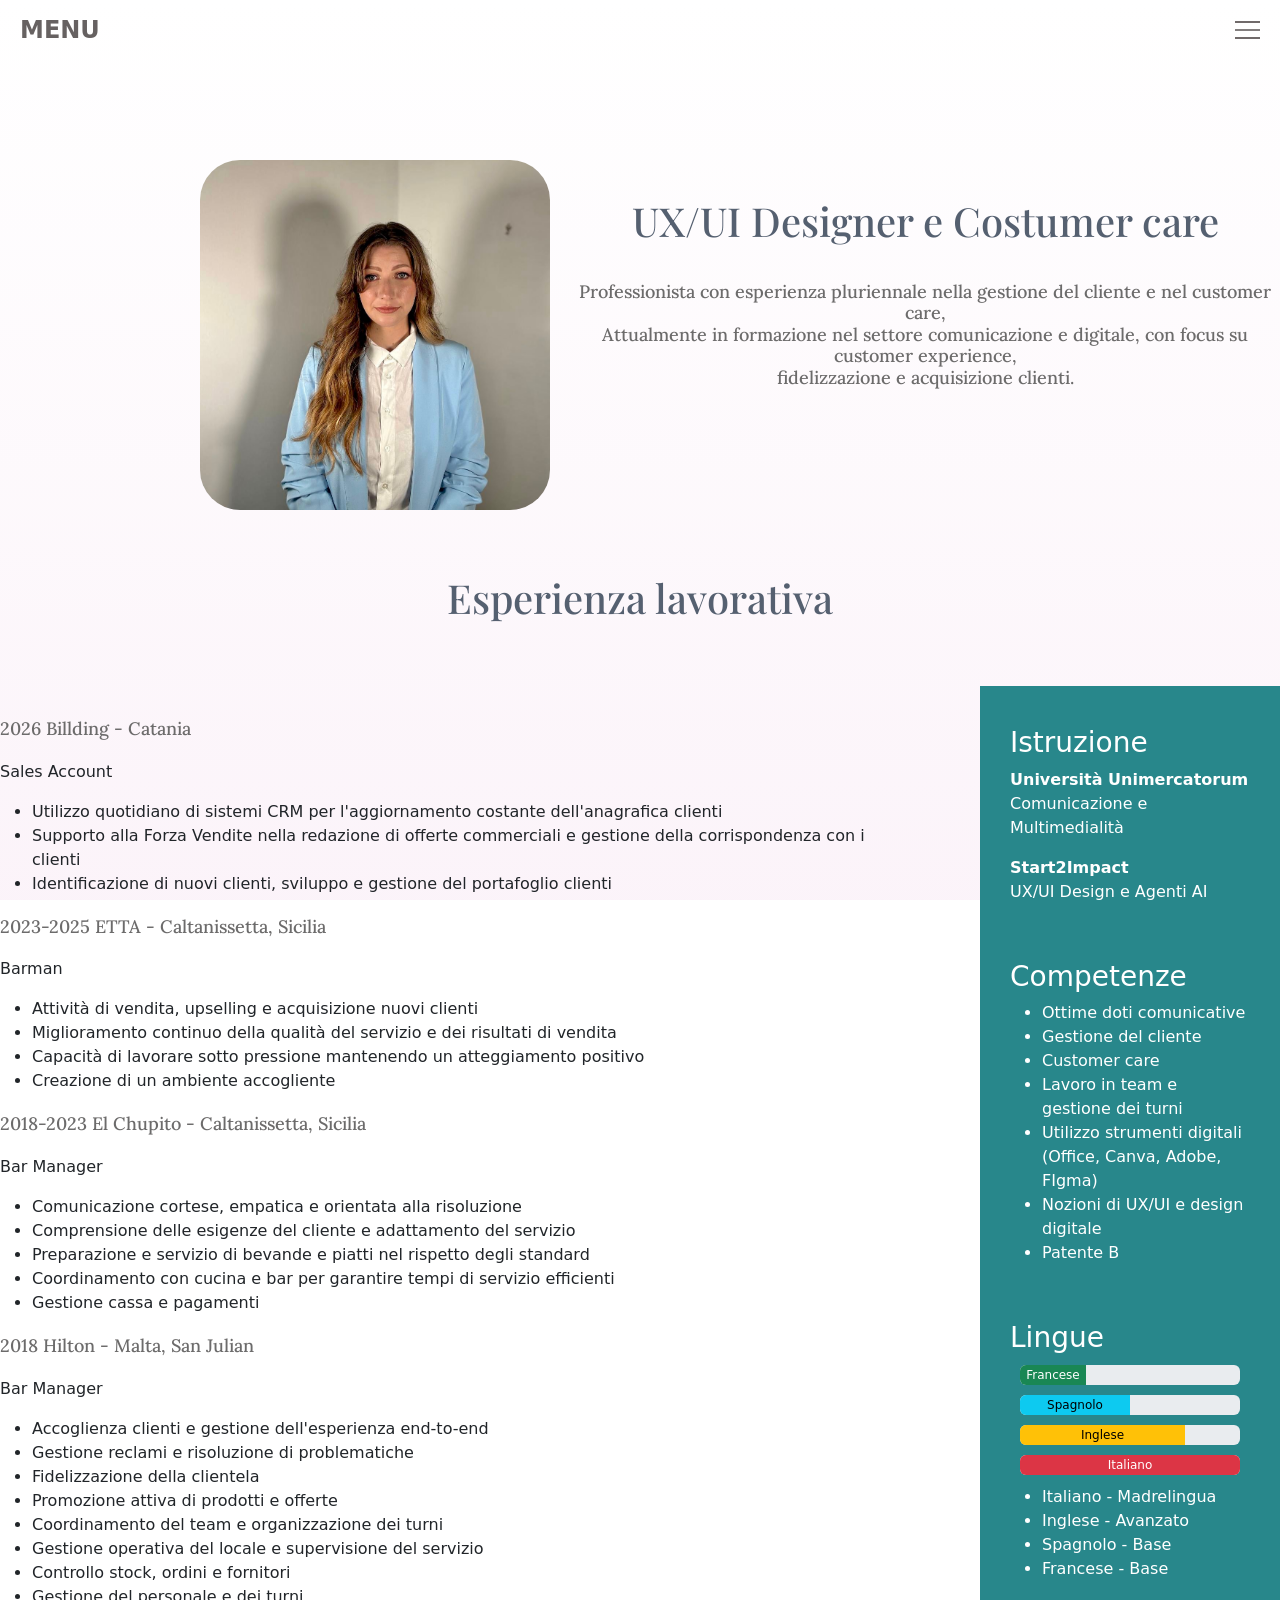
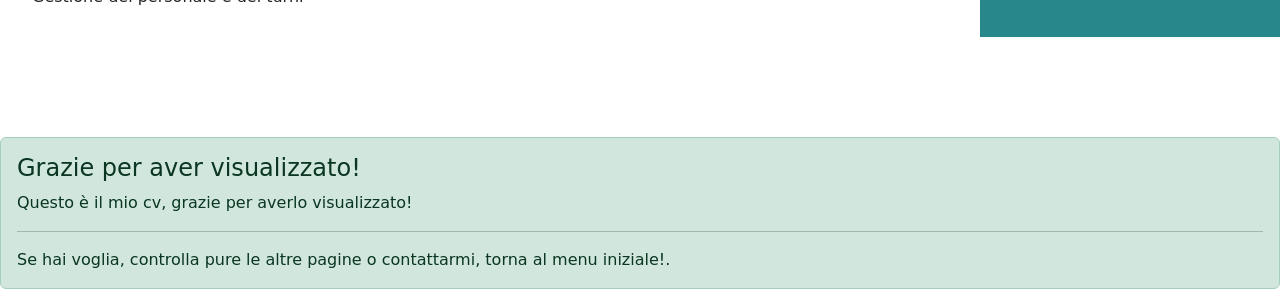
<file: cv.html>
<!DOCTYPE html>
<html lang="it">
<head>
    <meta charset="UTF-8">
    <meta name="viewport" content="width=device-width, initial-scale=1.0">
    <title>CV</title>
    
    <link href="https://cdn.jsdelivr.net/npm/bootstrap@5.3.8/dist/css/bootstrap.min.css" rel="stylesheet" integrity="sha384-sRIl4kxILFvY47J16cr9ZwB07vP4J8+LH7qKQnuqkuIAvNWLzeN8tE5YBujZqJLB" crossorigin="anonymous">
    <link rel="stylesheet" href="css/cv.css">
     <link rel="stylesheet" href="css/responsive.css">
     
    <link rel="icon" type="image/png" href="media/favicon.png">

<link rel="preconnect" href="https://fonts.googleapis.com">
<link rel="preconnect" href="https://fonts.gstatic.com" crossorigin>
<link href="https://fonts.googleapis.com/css2?family=Lora:ital,wght@0,400..700;1,400..700&family=Playfair+Display:ital,wght@0,400..900;1,400..900&display=swap" rel="stylesheet">
   
<meta property="og:type" content="website">
<meta property="og:title" content="CV | Alessia Nicoletti">
<meta property="og:description" content="Il cv Ux/Ui Designer di Alessia Nicoletti.">
<meta property="og:image" content="https://alessianicoletti0-jpg.github.io/portfolio/media/ProgettoPortfolio.png">
<meta property="og:url" content="https://alessianicoletti0-jpg.github.io/portfolio/cv.html">

</head>
<body>

     <header class="header">
    <a href="/" class="logo"> MENU </a>
    <input class="menu-btn" type="checkbox" id="menu-btn">
    <label for="menu-btn" class="menu-icon">
        <span class="navicon"></span>
    </label>
    <ul class="menu">
        <li><a class="herf"  href="index.html">Portfolio</a></li>
        <li><a class="herf"  href="cv.html">Su di me</a></li>
        <li><a class="herf"  href="contatti.html"> Contatti</a></li>
        
    </ul>
</header>


    <div class="picture">
            <img class="profile-img" src="media/Imgport.jpeg" alt="Alessia Nicoletti">
            <div class="profile-info">
                <h1 class="title"> UX/UI Designer e Costumer care</h1>
                <h5 class="text-1"> Professionista con esperienza pluriennale nella gestione del cliente e nel customer care,
                    <br> Attualmente in formazione nel settore comunicazione e digitale, con focus su customer experience,<br> fidelizzazione e acquisizione clienti.</h5>
                </div>
            </div>


    <h1 class="title"> Esperienza lavorativa</h1>
<div class="experience">
    <div>    
        <h2 class="text-1"> 2026 Billding - Catania</h2>
        <p class="text-p"> Sales Account  </p>
        <ul class="text-2">
            <li>Utilizzo quotidiano di sistemi CRM per l'aggiornamento costante dell'anagrafica clienti</li>
            <li>Supporto alla Forza Vendite nella redazione di offerte commerciali e gestione della corrispondenza con i clienti</li>
            <li>Identificazione di nuovi clienti, sviluppo e gestione del portafoglio clienti</li>
        </ul>
        
        <div> 
            <h3 class="text-1"> 2023-2025  ETTA - Caltanissetta, Sicilia</h3>
            <p class="text-p"> Barman  </p>
            <ul class="text-2">
                <li>Attività di vendita, upselling e acquisizione nuovi clienti</li>
                <li>Miglioramento continuo della qualità del servizio e dei risultati di vendita</li>
                <li>Capacità di lavorare sotto pressione mantenendo un atteggiamento positivo</li>
                <li>Creazione di un ambiente accogliente</li>
            </ul>
        </div>
        
        <div> 
            <h3 class="text-1"> 2018-2023  El Chupito - Caltanissetta, Sicilia </h3>
            <p class="text-p"> Bar Manager </p>
            <ul class="text-2">
                <li>Comunicazione cortese, empatica e orientata alla risoluzione</li>
                <li>Comprensione delle esigenze del cliente e adattamento del servizio</li>
                <li>Preparazione e servizio di bevande e piatti nel rispetto degli standard</li>
                <li>Coordinamento con cucina e bar per garantire tempi di servizio efficienti</li>
                <li>Gestione cassa e pagamenti</li>
            </ul>
        </div>
        
        <div> 
            <h3 class="text-1"> 2018 Hilton - Malta, San Julian </h3>
            <p class="text-p"> Bar Manager </p>
            <ul class="text-2">
                <li>Accoglienza clienti e gestione dell'esperienza end-to-end</li>
                <li>Gestione reclami e risoluzione di problematiche</li>
                <li>Fidelizzazione della clientela</li>
                <li>Promozione attiva di prodotti e offerte</li>
                <li>Coordinamento del team e organizzazione dei turni</li>
                <li>Gestione operativa del locale e supervisione del servizio</li>
                <li>Controllo stock, ordini e fornitori</li>
                <li>Gestione del personale e dei turni</li>
            </ul>
        </div>
    </div>
    

    <div class="portfolio-layout">
        <aside class="sidebar">
            <div class="sidebar-section">
                <h3 class="text-3">Istruzione</h3>
                <p ><strong>Università Unimercatorum</strong><br>Comunicazione e Multimedialità</p>
                <p><strong>Start2Impact</strong><br>UX/UI Design e Agenti AI</p>
            </div>
            
            <div class="sidebar-section">
                        <h3>Competenze</h3>
                        <ul>
                            <li>Ottime doti comunicative</li>
                            <li >Gestione del cliente</li>
                             <li> Customer care</li>
                            <li>Lavoro in team e gestione dei turni </li>
                                <li>Utilizzo strumenti digitali (Office, Canva, Adobe, FIgma)</li>
                            <li >Nozioni di UX/UI e design digitale</li>
                            <li>Patente B </li>
                             
                        </ul>
                    </div>
                    
        <div class="sidebar-section">
            <h3>Lingue</h3>
            <div class="progress" role="progressbar" aria-label="Success example" aria-valuenow="30" aria-valuemin="0" aria-valuemax="100">
  <div class="progress-bar text-bg-success" style="width: 30%"> Francese</div>
</div>
<div class="progress" role="progressbar" aria-label="Info example" aria-valuenow="50" aria-valuemin="0" aria-valuemax="100">
  <div class="progress-bar text-bg-info" style="width: 50%"> Spagnolo </div>
</div>
<div class="progress" role="progressbar" aria-label="Warning example" aria-valuenow="75" aria-valuemin="0" aria-valuemax="100">
  <div class="progress-bar text-bg-warning" style="width: 75%">Inglese</div>
</div>
<div class="progress" role="progressbar" aria-label="Danger example" aria-valuenow="100" aria-valuemin="0" aria-valuemax="100">
  <div class="progress-bar text-bg-danger" style="width: 100%">Italiano</div>
</div>
            <ul>
                <li>Italiano - Madrelingua</li>
                <li>Inglese - Avanzato</li>
                <li>Spagnolo - Base</li>
                <li>Francese - Base</li>
            </ul>
        </div>
    </aside>
</div>
</div>

<div class="alert alert-success" role="alert">
  <h4 class="alert-heading">Grazie per aver visualizzato!</h4>
  <p>Questo è il mio cv, grazie per averlo visualizzato!</p>
  <hr>
  <p class="mb-0">Se hai voglia, controlla pure le altre pagine o contattarmi, torna al menu iniziale!.</p>
</div>
        
    </body>
    </html>
</file>
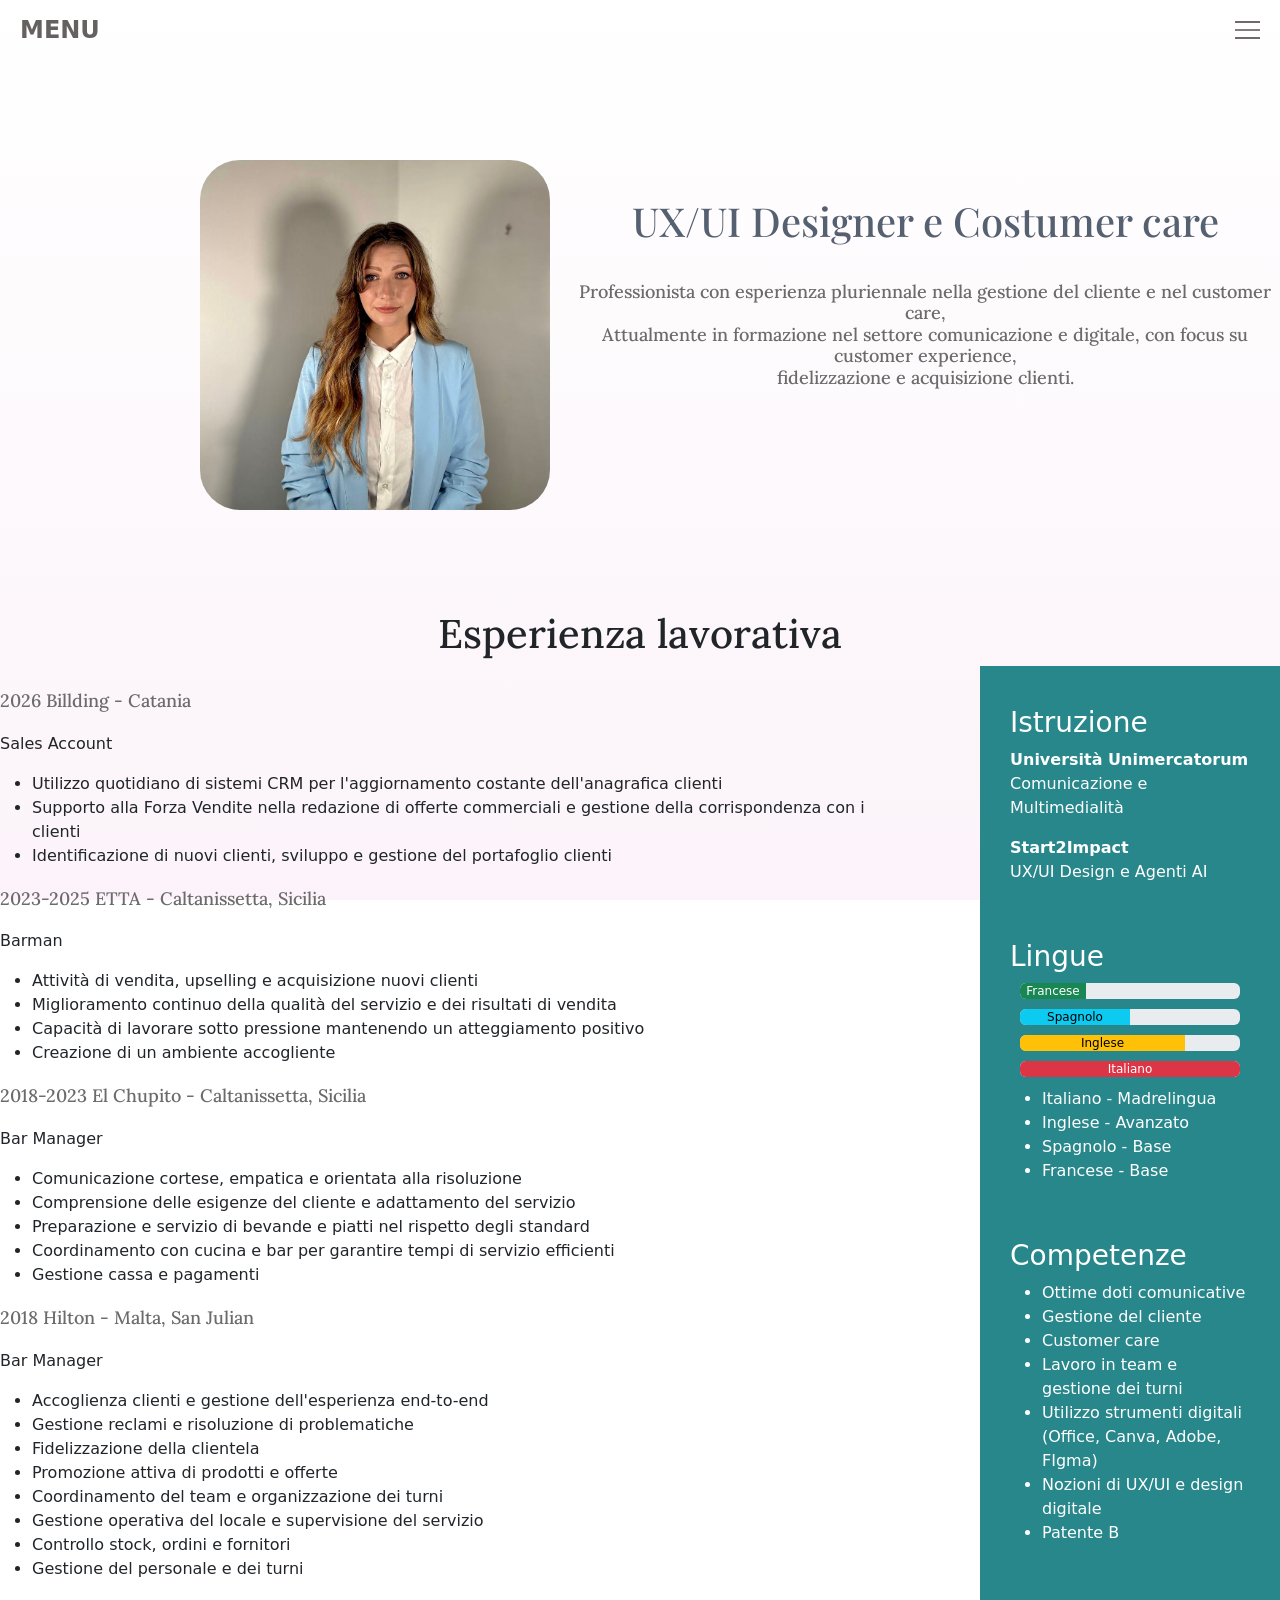
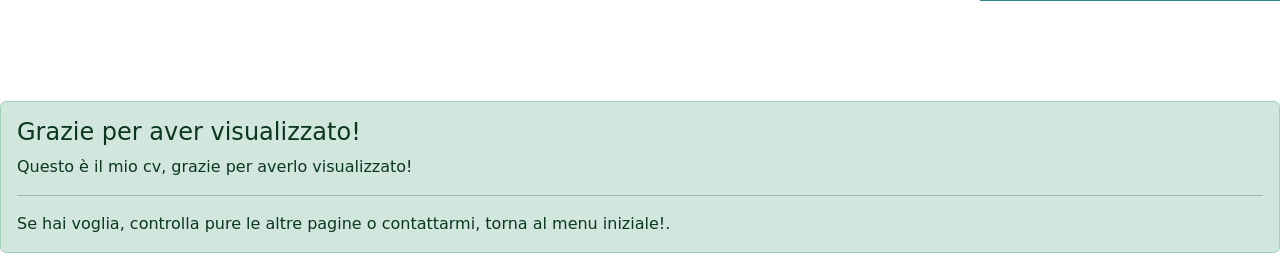
<file: CV.html>
<!DOCTYPE html>
<html lang="en">
<head>
    <meta charset="UTF-8">
    <meta name="viewport" content="width=device-width, initial-scale=1.0">
    <title>CV</title>
    
    <link rel="stylesheet" href="css/cv.css">
     <link rel="stylesheet" href="css/responsive.css">
     
    <link rel="icon" type="image/png" href="media/favicon.png">

    <link rel="preconnect" href="https://fonts.googleapis.com">
<link rel="preconnect" href="https://fonts.gstatic.com" crossorigin>
<link href="https://fonts.googleapis.com/css2?family=Playfair+Display:ital,wght@0,400..900;1,400..900&display=swap" rel="stylesheet">
<link rel="preconnect" href="https://fonts.googleapis.com">
<link rel="preconnect" href="https://fonts.gstatic.com" crossorigin>
<link href="https://fonts.googleapis.com/css2?family=Playfair+Display:ital,wght@0,400..900;1,400..900&display=swap" rel="stylesheet">
<link rel="preconnect" href="https://fonts.googleapis.com">
<link rel="preconnect" href="https://fonts.gstatic.com" crossorigin>
<link href="https://fonts.googleapis.com/css2?family=Lora:ital,wght@0,400..700;1,400..700&family=Playfair+Display:ital,wght@0,400..900;1,400..900&display=swap" rel="stylesheet">



         <link href="https://cdn.jsdelivr.net/npm/bootstrap@5.3.8/dist/css/bootstrap.min.css" rel="stylesheet" integrity="sha384-sRIl4kxILFvY47J16cr9ZwB07vP4J8+LH7qKQnuqkuIAvNWLzeN8tE5YBujZqJLB" crossorigin="anonymous">
<script src="https://cdn.jsdelivr.net/npm/@popperjs/core@2.11.8/dist/umd/popper.min.js" integrity="sha384-I7E8VVD/ismYTF4hNIPjVp/Zjvgyol6VFvRkX/vR+Vc4jQkC+hVqc2pM8ODewa9r" crossorigin="anonymous"></script>
<script src="https://cdn.jsdelivr.net/npm/bootstrap@5.3.8/dist/js/bootstrap.min.js" integrity="sha384-G/EV+4j2dNv+tEPo3++6LCgdCROaejBqfUeNjuKAiuXbjrxilcCdDz6ZAVfHWe1Y" crossorigin="anonymous"></script>
<script src="https://cdn.jsdelivr.net/npm/bootstrap@5.0.2/dist/js/bootstrap.bundle.min.js" integrity="sha384-MrcW6ZMFYlzcLA8Nl+NtUVF0sA7MsXsP1UyJoMp4YLEuNSfAP+JcXn/tWtIaxVXM" crossorigin="anonymous"></script>
</head>
<body>

     <header class="header">
    <a href="/" class="logo"> MENU </a>
    <input class="menu-btn" type="checkbox" id="menu-btn">
    <label for="menu-btn" class="menu-icon">
        <span class="navicon"></span>
    </label>
    <ul class="menu">
        <li><a class="herf"  href="index.html">Portfolio</a></li>
        <li><a class="herf"  href="Progetto Buddhify.html">Su di me</a></li>
        <li><a class="herf"  href="Contatti.html"> Contatti</a></li>
        
    </ul>
</header>


    <div class="picture">
            <img class="profile-img" src="media/Img port.jpeg" alt="Alessia Nicoletti">
            <div class="profile-info">
                <h1 class="title"> UX/UI Designer e Costumer care</h1>
                <h5 class="text-1"> Professionista con esperienza pluriennale nella gestione del cliente e nel customer care,
                    <br> Attualmente in formazione nel settore comunicazione e digitale, con focus su customer experience,<br> fidelizzazione e acquisizione clienti.</h5>
                </div>
            </div>
    </div>


    <h1 class="experience-title"> Esperienza lavorativa</h1>
<div class="experience">
    <div>    
        <h2 class="text-1"> 2026 Billding - Catania</h2>
        <p class="text-p"> Sales Account  </p>
        <ul class="text-2">
            <li>Utilizzo quotidiano di sistemi CRM per l'aggiornamento costante dell'anagrafica clienti</li>
            <li>Supporto alla Forza Vendite nella redazione di offerte commerciali e gestione della corrispondenza con i clienti</li>
            <li>Identificazione di nuovi clienti, sviluppo e gestione del portafoglio clienti</li>
        </ul>
        
        <div> 
            <h3 class="text-1"> 2023-2025  ETTA - Caltanissetta, Sicilia</h3>
            <p class="text-p"> Barman  </p>
            <ul class="text-2">
                <li>Attività di vendita, upselling e acquisizione nuovi clienti</li>
                <li>Miglioramento continuo della qualità del servizio e dei risultati di vendita</li>
                <li>Capacità di lavorare sotto pressione mantenendo un atteggiamento positivo</li>
                <li>Creazione di un ambiente accogliente</li>
            </ul>
        </div>
        
        <div> 
            <h3 class="text-1"> 2018-2023  El Chupito - Caltanissetta, Sicilia </h3>
            <p class="text-p"> Bar Manager </p>
            <ul class="text-2">
                <li>Comunicazione cortese, empatica e orientata alla risoluzione</li>
                <li>Comprensione delle esigenze del cliente e adattamento del servizio</li>
                <li>Preparazione e servizio di bevande e piatti nel rispetto degli standard</li>
                <li>Coordinamento con cucina e bar per garantire tempi di servizio efficienti</li>
                <li>Gestione cassa e pagamenti</li>
            </ul>
        </div>
        
        <div> 
            <h3 class="text-1"> 2018 Hilton - Malta, San Julian </h3>
            <p class="text-p"> Bar Manager </p>
            <ul class="text-2">
                <li>Accoglienza clienti e gestione dell'esperienza end-to-end</li>
                <li>Gestione reclami e risoluzione di problematiche</li>
                <li>Fidelizzazione della clientela</li>
                <li>Promozione attiva di prodotti e offerte</li>
                <li>Coordinamento del team e organizzazione dei turni</li>
                <li>Gestione operativa del locale e supervisione del servizio</li>
                <li>Controllo stock, ordini e fornitori</li>
                <li>Gestione del personale e dei turni</li>
            </ul>
        </div>
    </div>
    

    <div class="portfolio-layout">
    <aside class="sidebar">
        <div class="sidebar-section">
            <h3 class="text-3">Istruzione</h3>
            <p ><strong>Università Unimercatorum</strong><br>Comunicazione e Multimedialità</p>
            <p><strong>Start2Impact</strong><br>UX/UI Design e Agenti AI</p>
        </div>

        <div class="sidebar-section">
            <h3>Lingue</h3>
            <div class="progress" role="progressbar" aria-label="Success example" aria-valuenow="30" aria-valuemin="0" aria-valuemax="100">
  <div class="progress-bar text-bg-success" style="width: 30%"> Francese</div>
</div>
<div class="progress" role="progressbar" aria-label="Info example" aria-valuenow="50" aria-valuemin="0" aria-valuemax="100">
  <div class="progress-bar text-bg-info" style="width: 50%"> Spagnolo </div>
</div>
<div class="progress" role="progressbar" aria-label="Warning example" aria-valuenow="75" aria-valuemin="0" aria-valuemax="100">
  <div class="progress-bar text-bg-warning" style="width: 75%">Inglese</div>
</div>
<div class="progress" role="progressbar" aria-label="Danger example" aria-valuenow="100" aria-valuemin="0" aria-valuemax="100">
  <div class="progress-bar text-bg-danger" style="width: 100%">Italiano</div>
</div>
            <ul>
                <li>Italiano - Madrelingua</li>
                <li>Inglese - Avanzato</li>
                <li>Spagnolo - Base</li>
                <li>Francese - Base</li>
            </ul>
        </div>
<div class="sidebar-section">
            <h3>Competenze</h3>
            <ul>
                <li>Ottime doti comunicative</li>
                <li >Gestione del cliente</li>
                 <li> Customer care</li>
                <li>Lavoro in team e gestione dei turni </li>
                    <li>Utilizzo strumenti digitali (Office, Canva, Adobe, FIgma)</li>
                <li >Nozioni di UX/UI e design digitale</li>
                <li>Patente B </li>
                 
            </ul>
        </div>
    </aside>
</div>
</div>

<div class="alert alert-success" role="alert">
  <h4 class="alert-heading">Grazie per aver visualizzato!</h4>
  <p>Questo è il mio cv, grazie per averlo visualizzato!</p>
  <hr>
  <p class="mb-0">Se hai voglia, controlla pure le altre pagine o contattarmi, torna al menu iniziale!.</p>
</div>
        
    </body>
    </html>
</file>
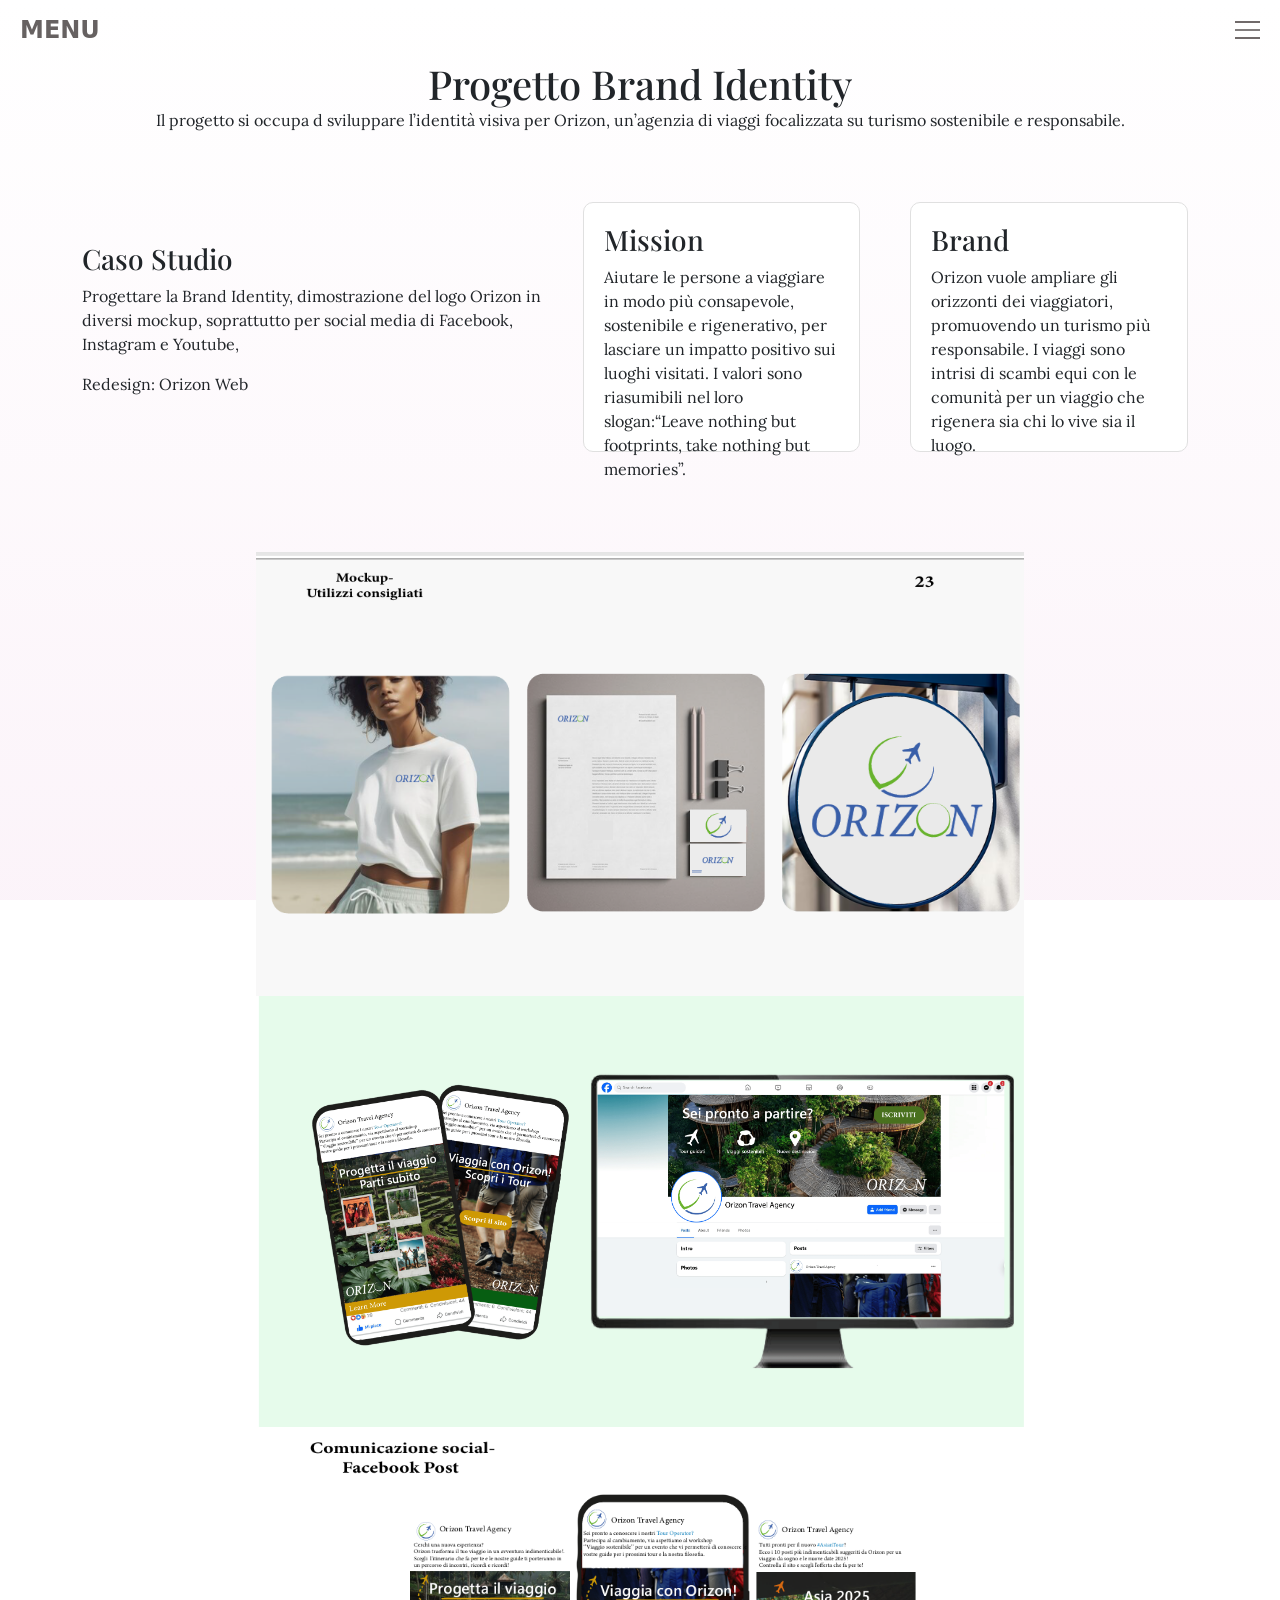
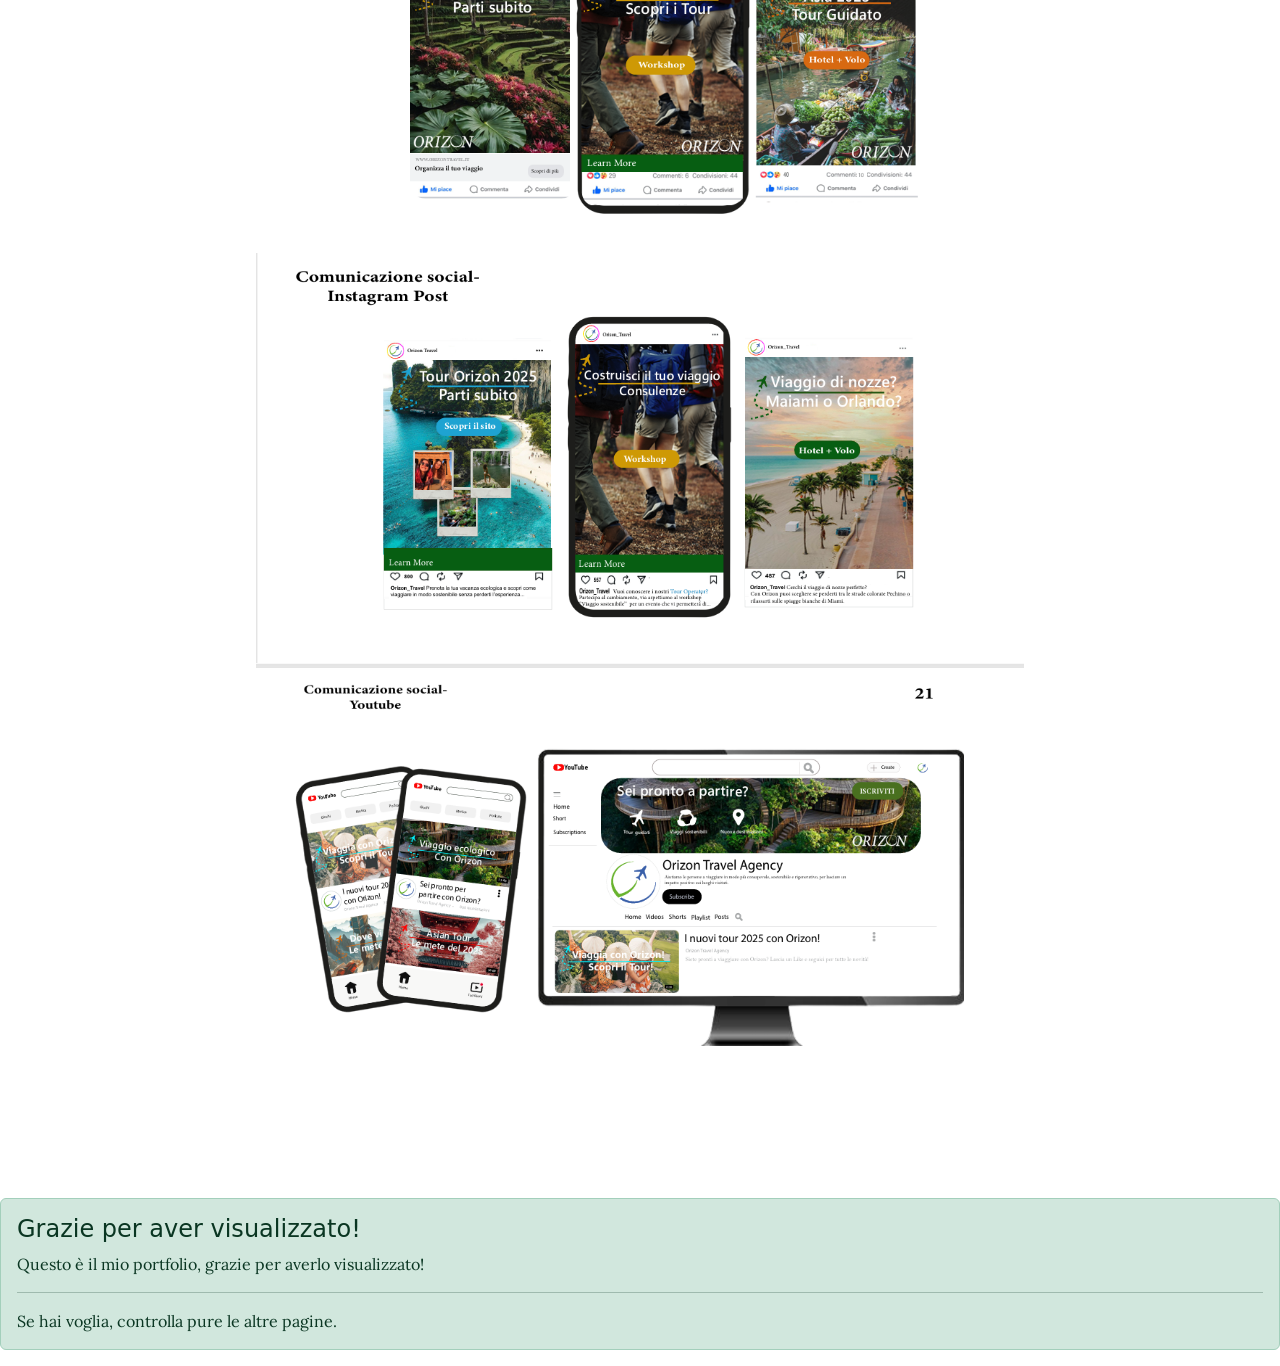
<file: orizonbipro.html>
<!DOCTYPE html>
<html lang="it">
<head>
    <meta charset="UTF-8">
    <meta name="viewport" content="width=device-width, initial-scale=1.0">
    <title> Progetto Orizon </title>
<link href="https://cdn.jsdelivr.net/npm/bootstrap@5.3.8/dist/css/bootstrap.min.css" rel="stylesheet" integrity="sha384-sRIl4kxILFvY47J16cr9ZwB07vP4J8+LH7qKQnuqkuIAvNWLzeN8tE5YBujZqJLB" crossorigin="anonymous">
    
 <link rel="icon" type="image/png" href="media/favicon.png">
     <link rel="stylesheet" href="css/progetto.css">
     <link rel="stylesheet" href="css/responsive.css">
     
<link rel="preconnect" href="https://fonts.googleapis.com">
<link rel="preconnect" href="https://fonts.gstatic.com" crossorigin>
<link href="https://fonts.googleapis.com/css2?family=Lora:ital,wght@0,400..700;1,400..700&family=Playfair+Display:ital,wght@0,400..900;1,400..900&display=swap" rel="stylesheet">

<meta property="og:type" content="website">
<meta property="og:title" content="Progetto Orizon | Alessia Nicoletti">
<meta property="og:description" content="Progetto Brand Identity di Alessia Nicoletti.">
<meta property="og:image" content="https://alessianicoletti0-jpg.github.io/portfolio/media/orizon.png">
<meta property="og:url" content="https://alessianicoletti0-jpg.github.io/portfolio/orizonbipro.html">


</head>
<body>



     <header class="header">
    <a href="/" class="logo"> MENU </a>
    <input class="menu-btn" type="checkbox" id="menu-btn">
    <label for="menu-btn" class="menu-icon">
        <span class="navicon"></span>
    </label>
    <ul class="menu">
        <li><a class="herf"  href="index.html">Portfolio</a></li>
        <li><a class="herf"  href="cv.html">Su di me</a></li>
        <li><a class="herf"  href="contatti.html">Contatti</a></li>
    </ul>
</header>


    
<div class="primo">
        <h4 class="text-1"> Progetto Brand Identity</h4>
        <p class="project">
          Il progetto si occupa d sviluppare l’identità visiva per Orizon, un’agenzia di viaggi focalizzata su turismo sostenibile e responsabile.
        </p>
</div>


        <div class="container">
    <div class="case-study">
        <h3>Caso Studio</h3>
        <p>
           Progettare la Brand Identity, dimostrazione del logo Orizon in diversi mockup, soprattutto per social media di Facebook, Instagram e Youtube, 
        </p>
        <p>
            Redesign: Orizon Web <br>
        </p>
    </div>
        <div class="container-box">
            <h3> Mission </h3>
            <p>
               Aiutare le persone a viaggiare in modo più consapevole, sostenibile e rigenerativo, per lasciare un impatto positivo sui luoghi visitati. I valori sono riasumibili nel loro slogan:“Leave nothing but footprints, take nothing but memories”.
            </p>
        </div>
        <div class="container-box">
            <h3> Brand</h3>
            <p>
                Orizon vuole ampliare gli orizzonti dei viaggiatori, promuovendo un turismo più responsabile. I viaggi sono intrisi di scambi equi con le comunità per un viaggio che rigenera sia chi lo vive sia il luogo.
            </p>
        </div>
</div>
<div class="progetto">
    <img class="imagine-progetto" src="media/orizon.png" alt="Orizon Progetto">
</div>
<div class="progetto">
    <img class="imagine-progetto1" src="media/ProgettoOrizon.png" alt="Orizon Progetto">
</div>
<div class="progetto">
    <img class="imagine-progetto1" src="media/Faceorizon.png" alt="Orizon Progetto">
</div>
<div class="progetto">
    <img class="imagine-progetto1" src="media/igorizon.png" alt="Orizon Progetto">
</div>
<div class="progetto">
    <img class="imagine-progetto1" src="media/youtubeoriz.png" alt="Orizon Progetto">
</div>

<div class="alert alert-success" role="alert">
  <h4 class="alert-heading">Grazie per aver visualizzato!</h4>
  <p>Questo è il mio portfolio, grazie per averlo visualizzato!</p>
  <hr>
  <p class="mb-0">Se hai voglia, controlla pure le altre pagine.</p>
</div>




</body>
</html>
</file>
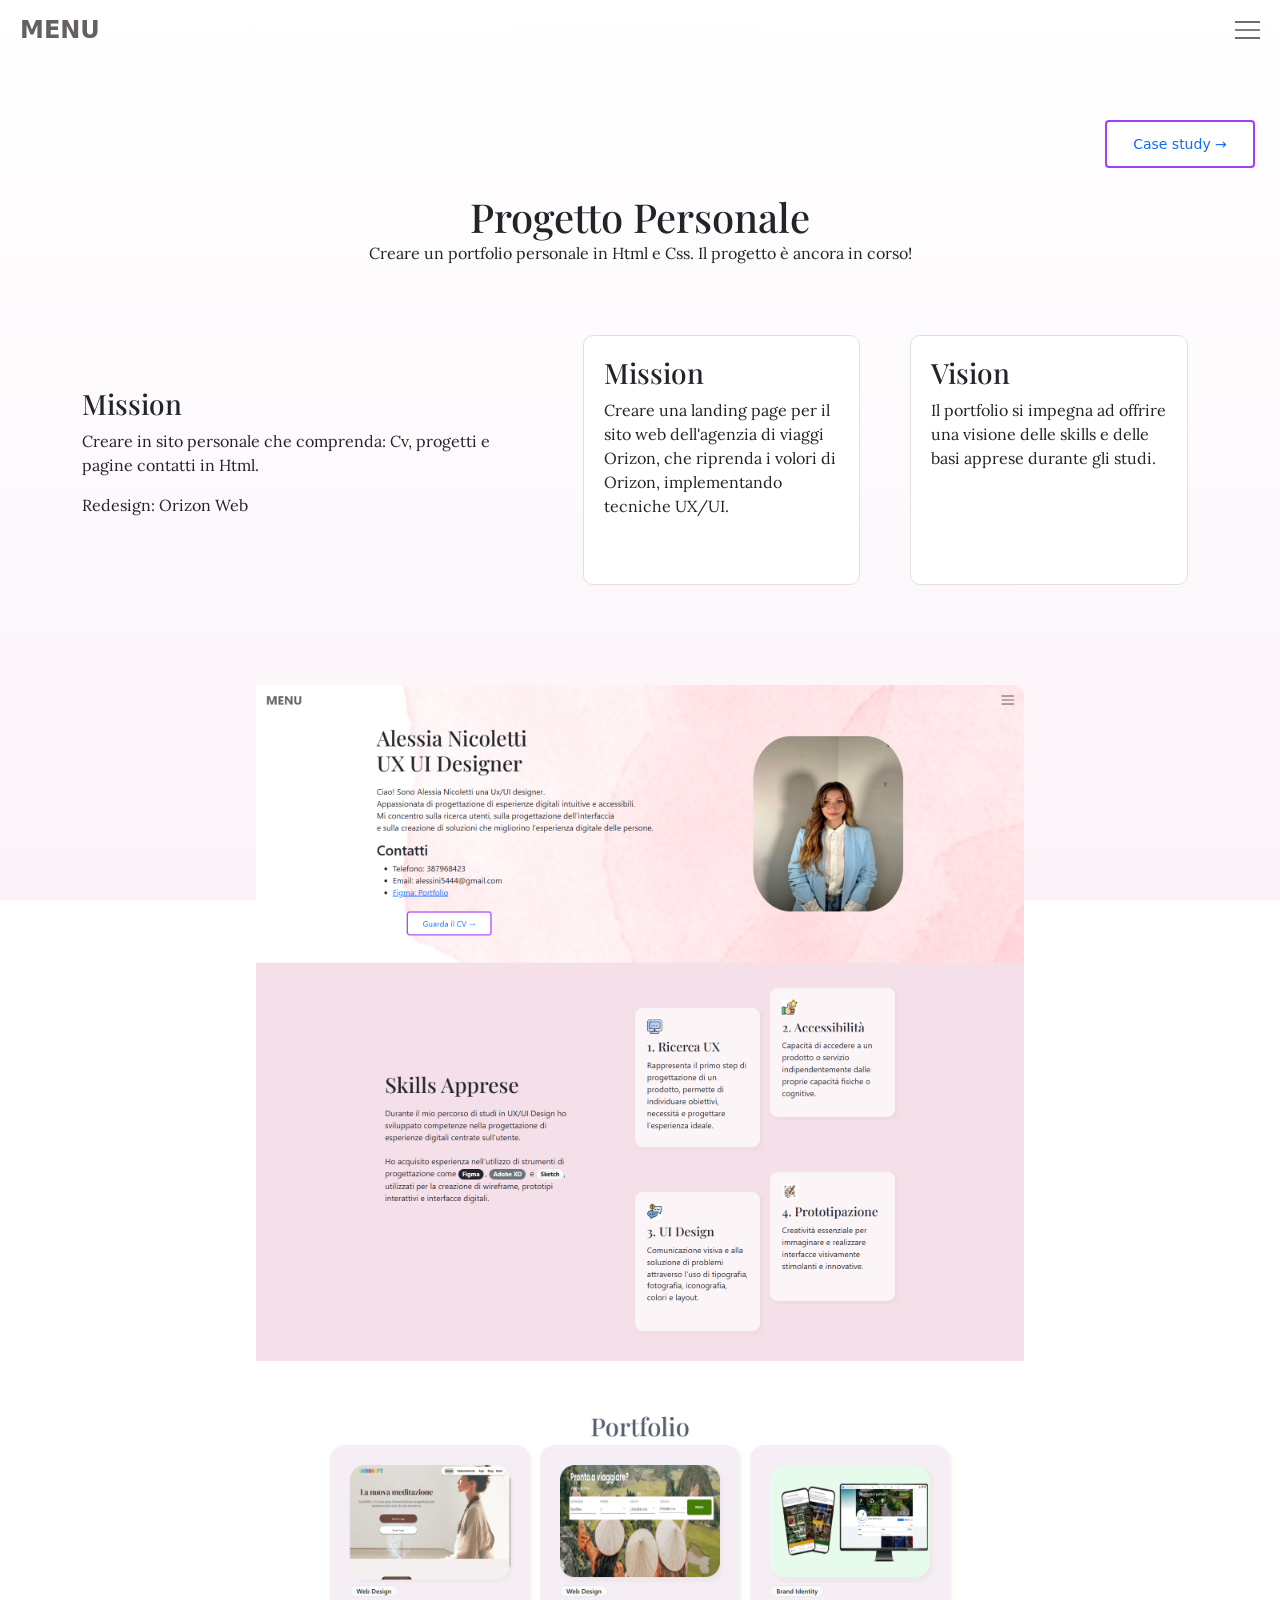
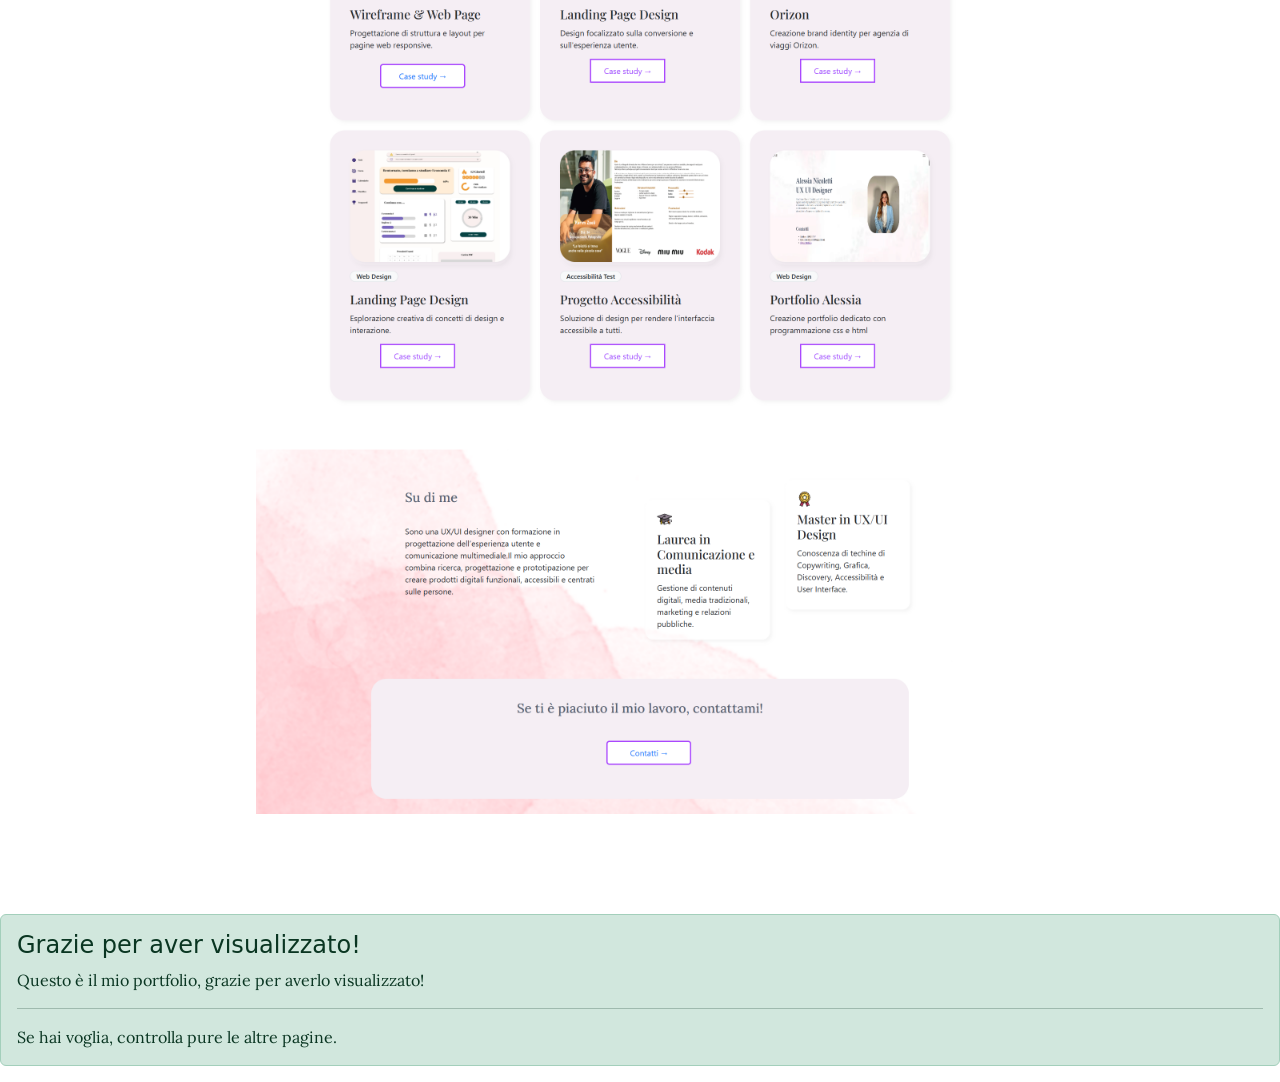
<file: portfoliopro.html>
<!DOCTYPE html>
<html lang="it">
<head>
    <meta charset="UTF-8">
    <meta name="viewport" content="width=device-width, initial-scale=1.0">
    <title> Progetto Portfolio </title>
<link href="https://cdn.jsdelivr.net/npm/bootstrap@5.3.8/dist/css/bootstrap.min.css" rel="stylesheet" integrity="sha384-sRIl4kxILFvY47J16cr9ZwB07vP4J8+LH7qKQnuqkuIAvNWLzeN8tE5YBujZqJLB" crossorigin="anonymous">
    
 <link rel="icon" type="image/png" href="media/favicon.png">
     <link rel="stylesheet" href="css/progetto.css">
     <link rel="stylesheet" href="css/responsive.css">
     
<link rel="preconnect" href="https://fonts.googleapis.com">
<link rel="preconnect" href="https://fonts.gstatic.com" crossorigin>
<link href="https://fonts.googleapis.com/css2?family=Lora:ital,wght@0,400..700;1,400..700&family=Playfair+Display:ital,wght@0,400..900;1,400..900&display=swap" rel="stylesheet">

<meta property="og:type" content="website">
<meta property="og:title" content="Progetto Html Css | Alessia Nicoletti">
<meta property="og:description" content="Progetto Portfolio Html di Alessia Nicoletti.">
<meta property="og:image" content="https://alessianicoletti0-jpg.github.io/portfolio/media/ProgettoPortfolio.png">
<meta property="og:url" content="https://alessianicoletti0-jpg.github.io/portfolio/portfoliopro.html">


</head>
<body>



     <header class="header">
    <a href="/" class="logo"> MENU </a>
    <input class="menu-btn" type="checkbox" id="menu-btn">
    <label for="menu-btn" class="menu-icon">
        <span class="navicon"></span>
    </label>
    <ul class="menu">
        <li><a class="herf"  href="index.html">Portfolio</a></li>
        <li><a class="herf"  href="cv.html">Su di me</a></li>
        <li><a class="herf"  href="contatti.html">Contatti</a></li>
    </ul>
</header>

<div class="nav d-flex d-md-flex justify-content-end">
    <button class="bottone">
       <a class="herf" href="https://www.figma.com/proto/cLTXilf27PRIZUnrrnyCJC/Portfolio-Alessia?node-id=2-5&p=f&t=pbBBmPhz5Uz8O1RM-0&scaling=min-zoom&content-scaling=fixed&page-id=2%3A5&starting-point-node-id=135%3A701&fuid=1589675958384858998" target="_blank">
        Case study &#8594;
    </a>
     </button>
    </div>
    
<div class="primo">
        <h4 class="text-1"> Progetto Personale</h4>
        <p class="project">
            Creare un portfolio personale in Html e Css. Il progetto è ancora in corso! 
        </p>
</div>


        <div class="container">
    <div class="case-study">
        <h3> Mission</h3>
        <p>
            Creare in sito personale che comprenda: Cv, progetti e pagine contatti in Html.
        </p>
        <p>
            Redesign: Orizon Web <br>
        </p>
    </div>
        <div class="container-box">
            <h3> Mission </h3>
            <p>
                Creare una landing page per il sito web dell'agenzia di viaggi Orizon, che riprenda i volori di Orizon,  implementando tecniche UX/UI.
            </p>
        </div>
        <div class="container-box">
            <h3> Vision</h3>
            <p>
               Il portfolio si impegna ad offrire una visione delle skills e delle basi apprese durante gli studi. 
            </p>
        </div>
</div>
   
<div class="progetto">
    <img class="imagine-progetto" src="media/portfo.png" alt="Orizon Progetto">
</div>


<div class="alert alert-success" role="alert">
  <h4 class="alert-heading">Grazie per aver visualizzato!</h4>
  <p>Questo è il mio portfolio, grazie per averlo visualizzato!</p>
  <hr>
  <p class="mb-0">Se hai voglia, controlla pure le altre pagine.</p>
</div>




</body>
</html>
</file>
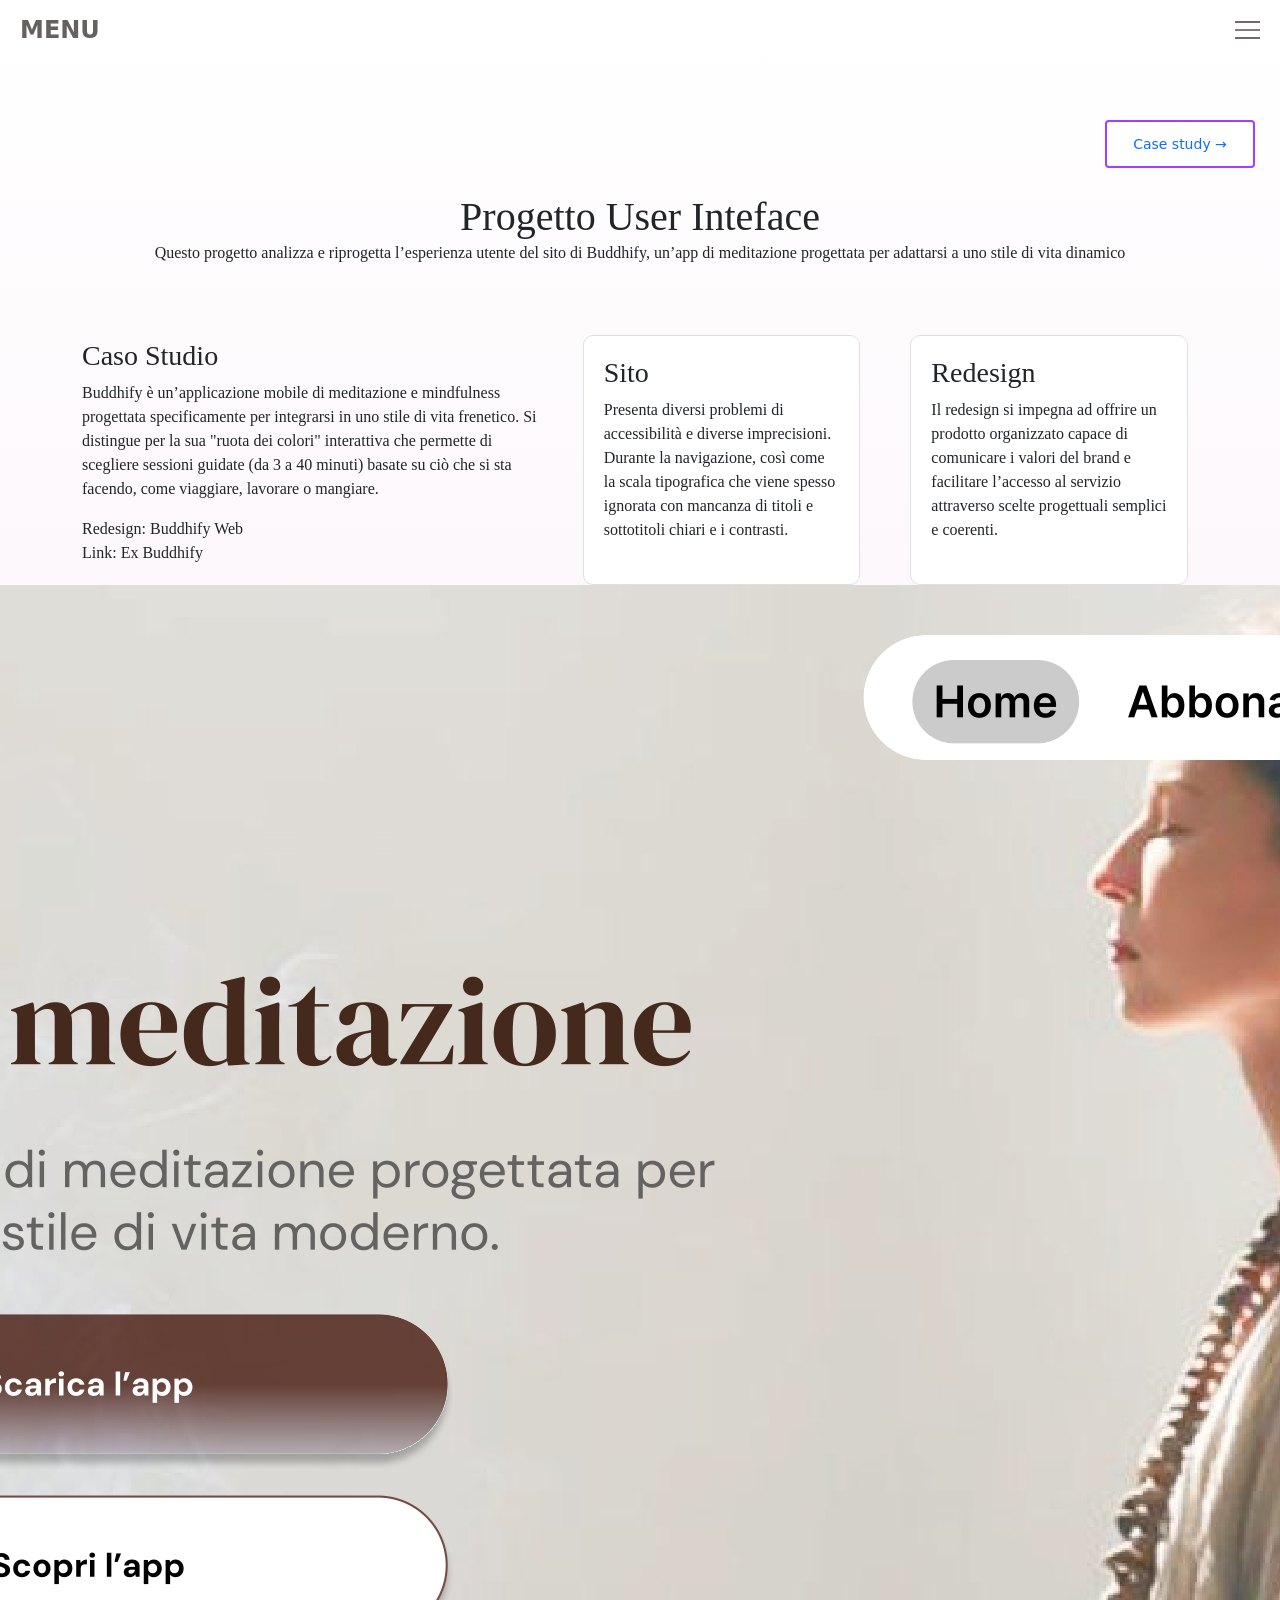
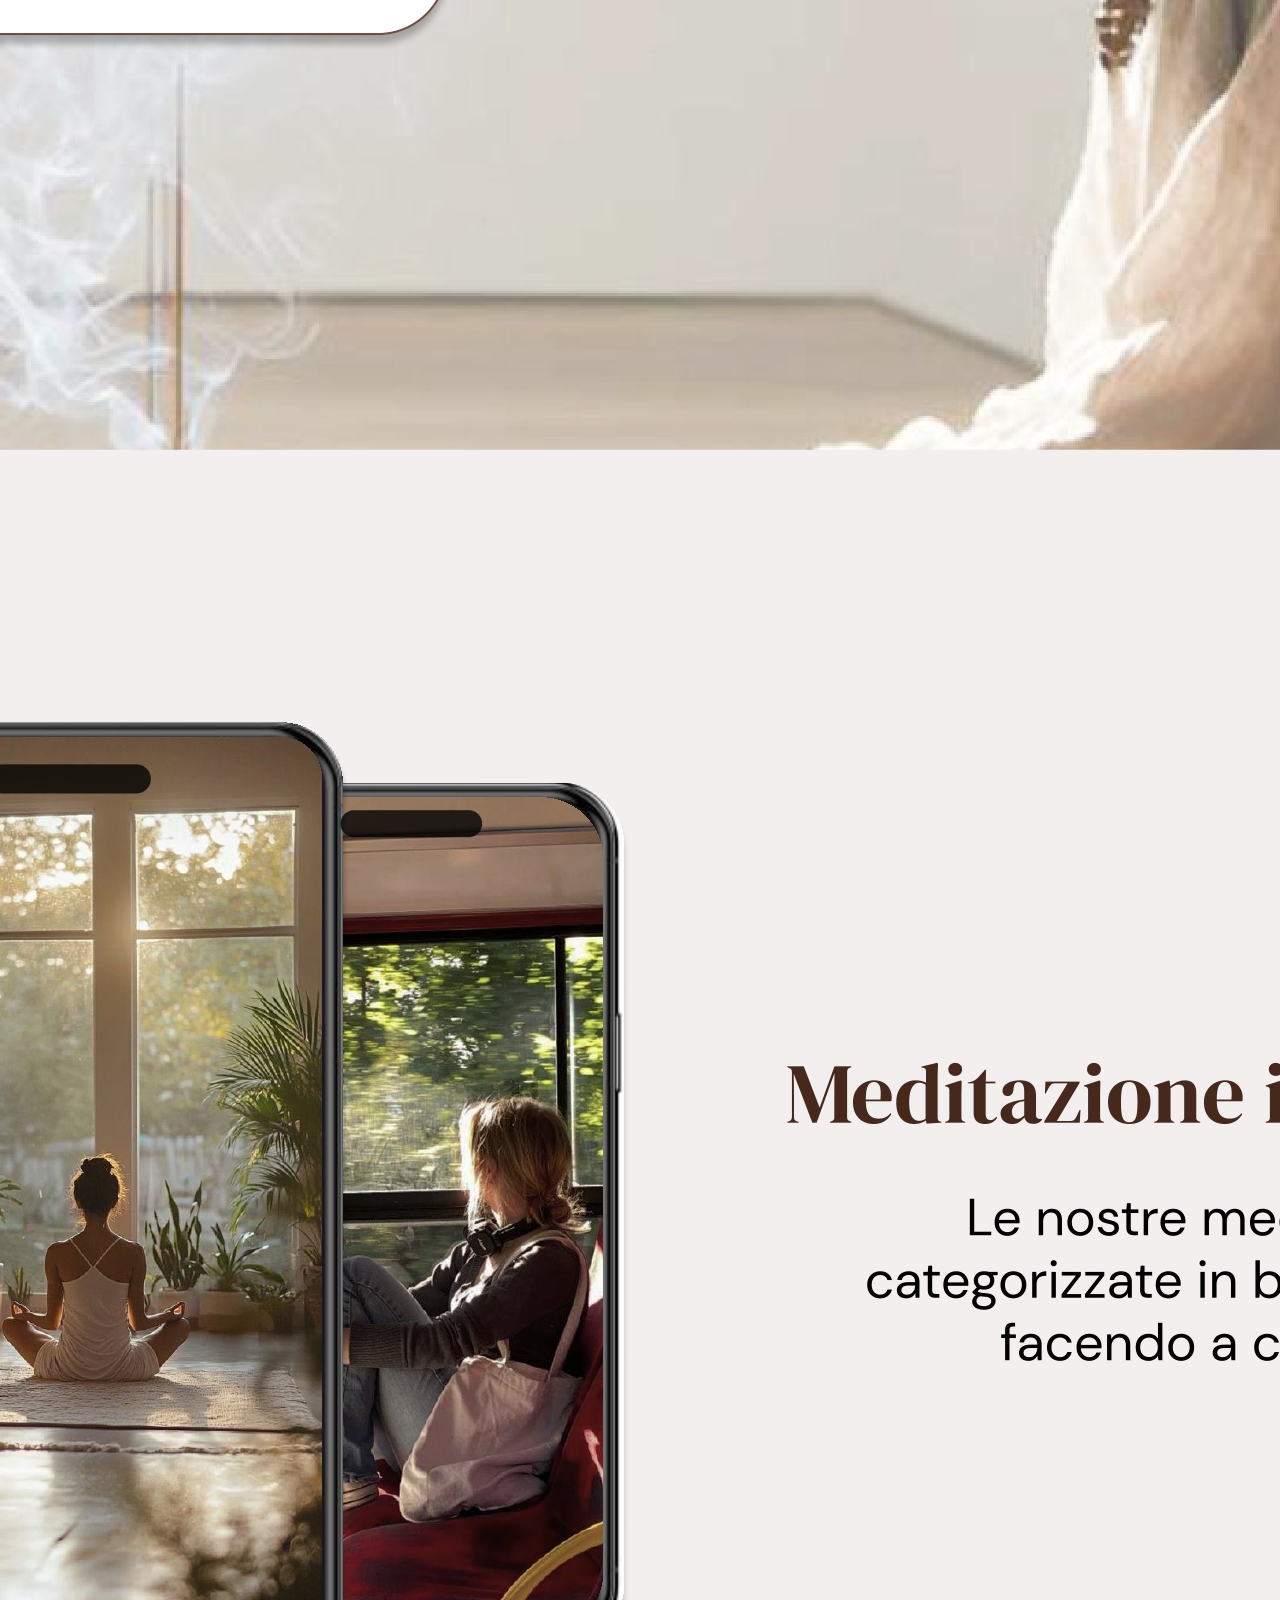
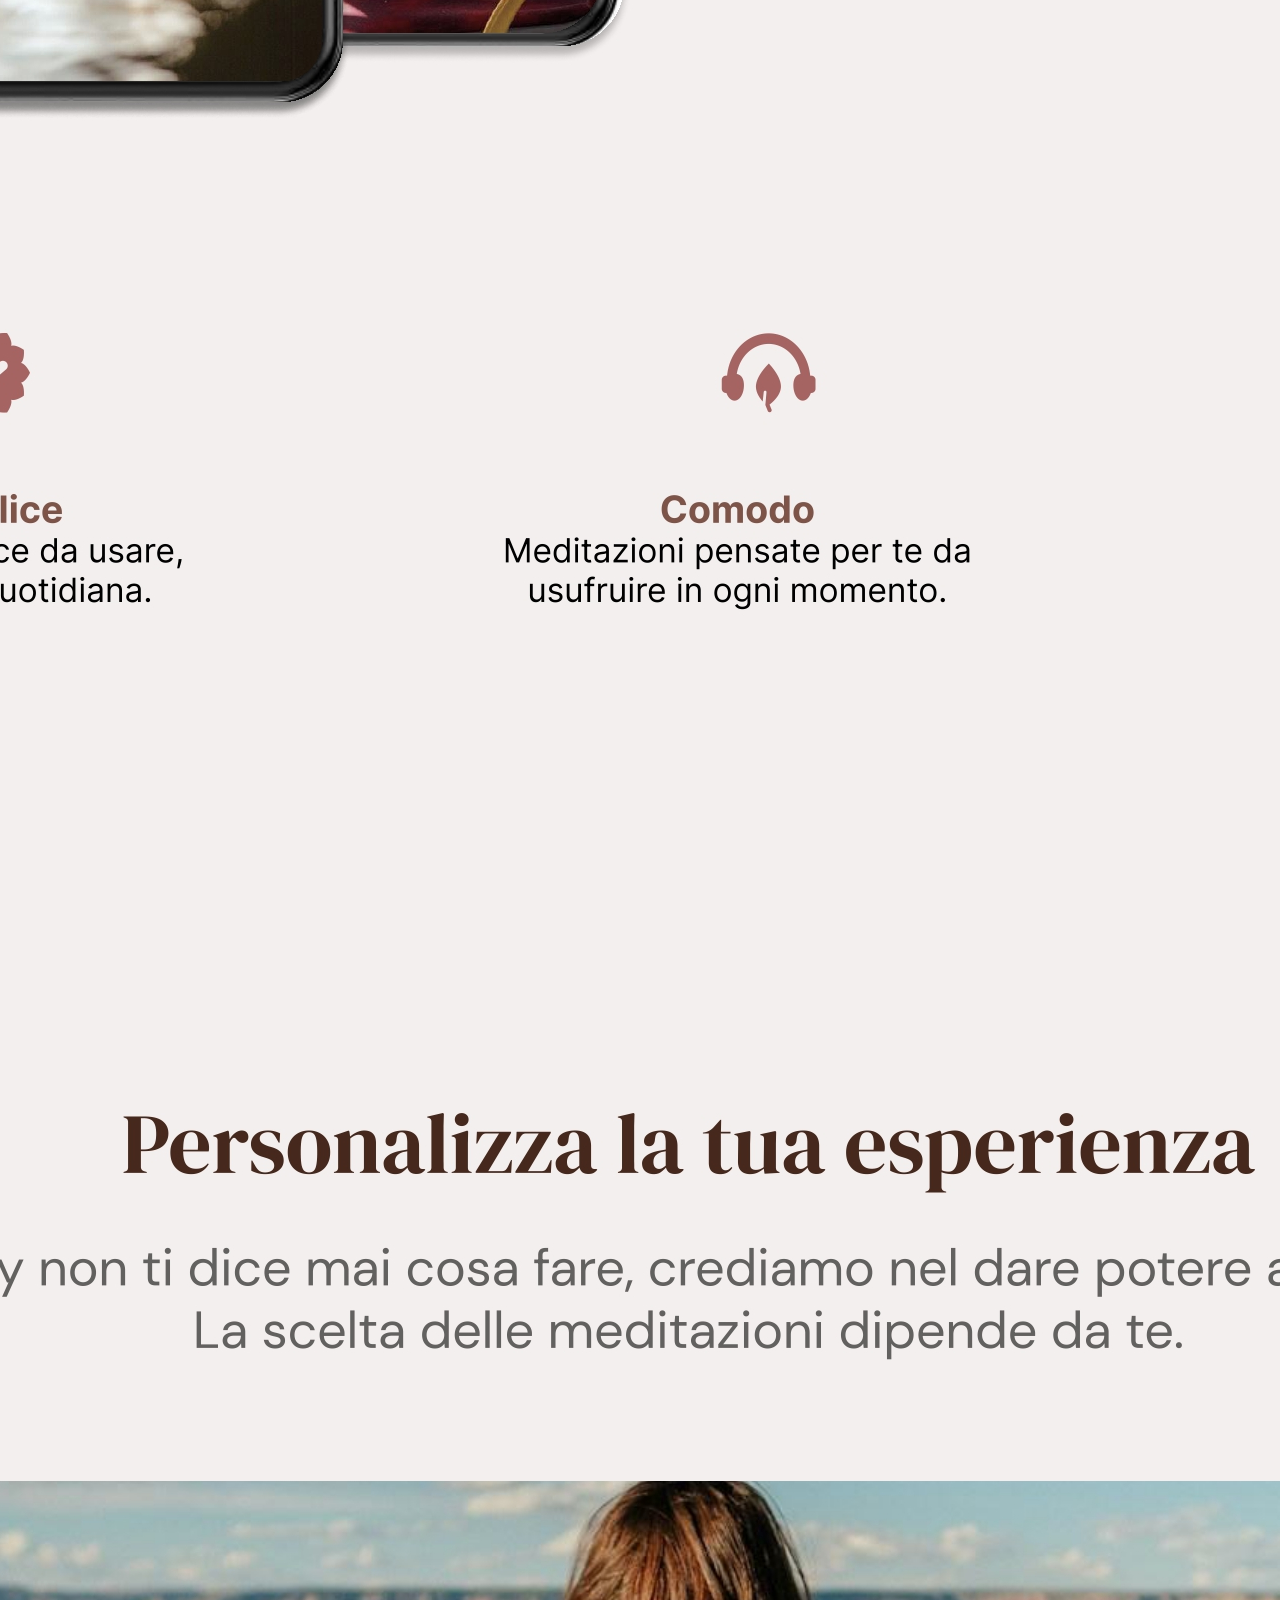
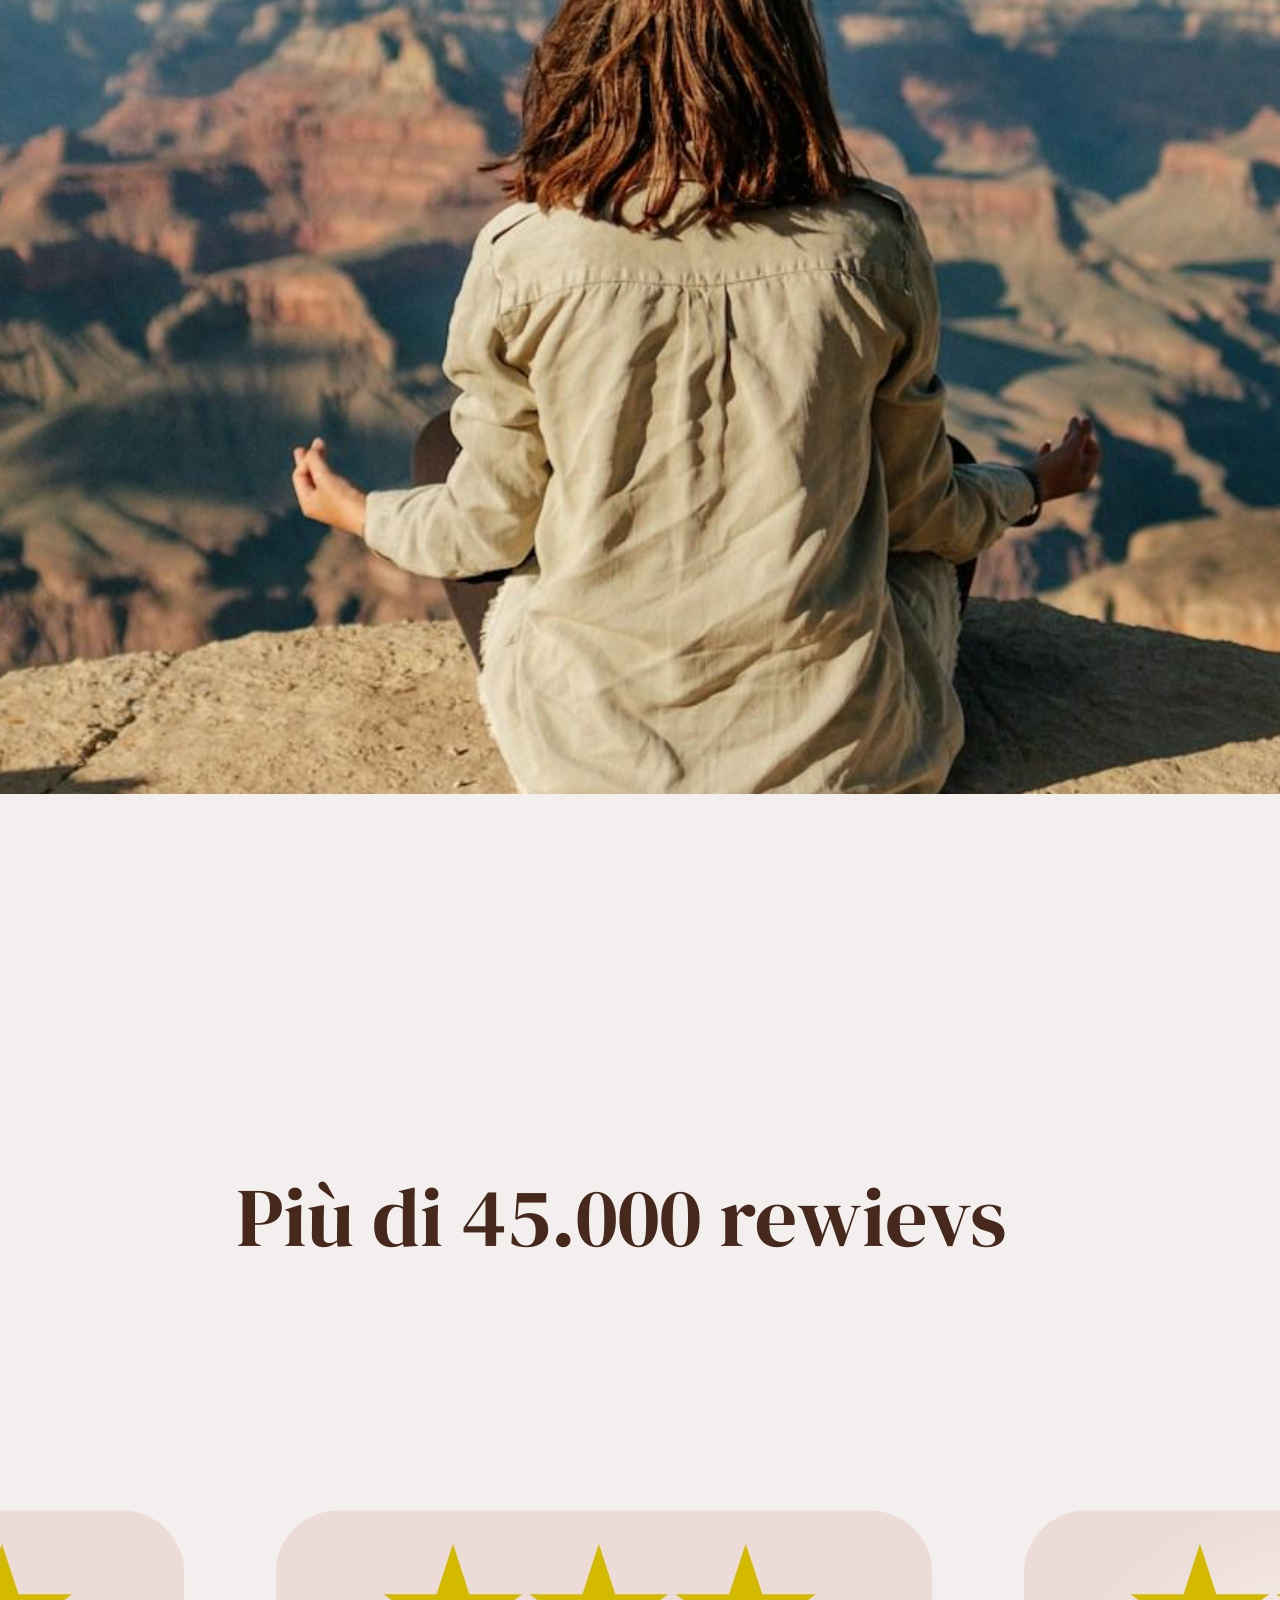
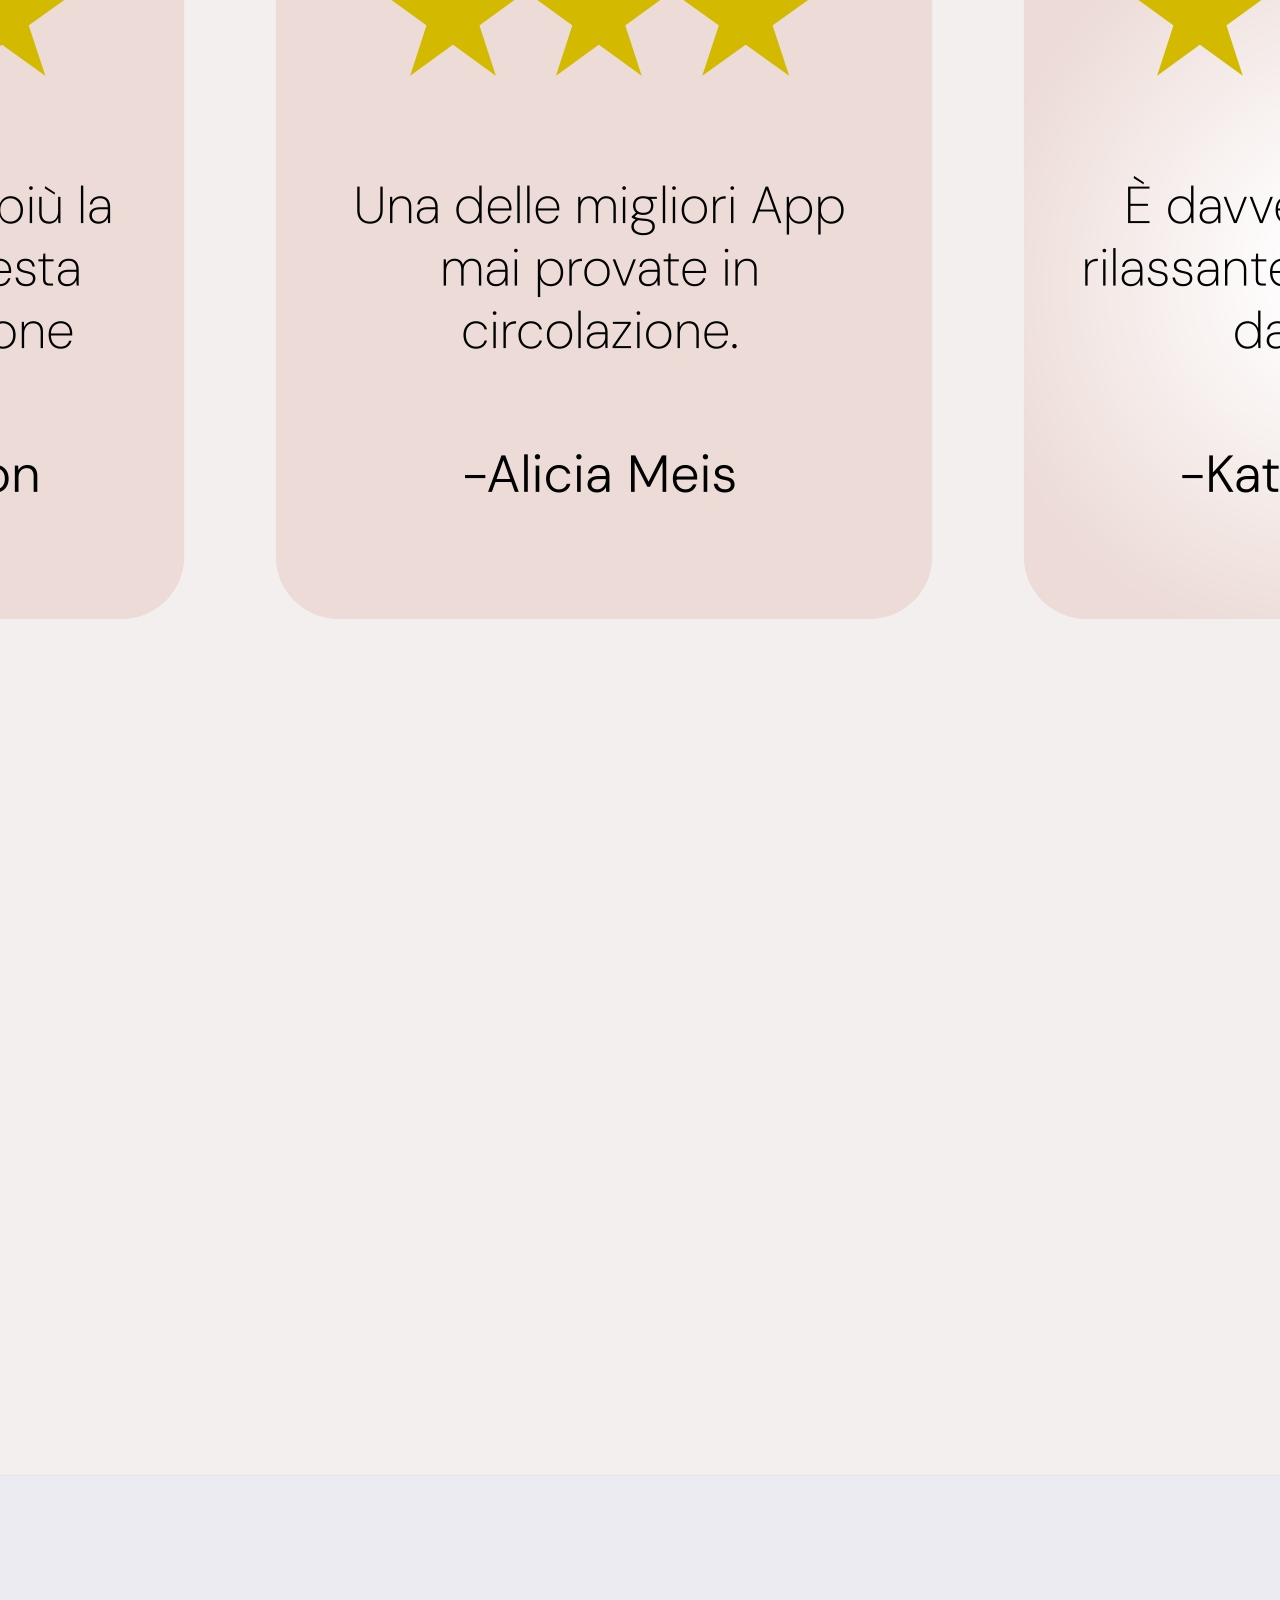
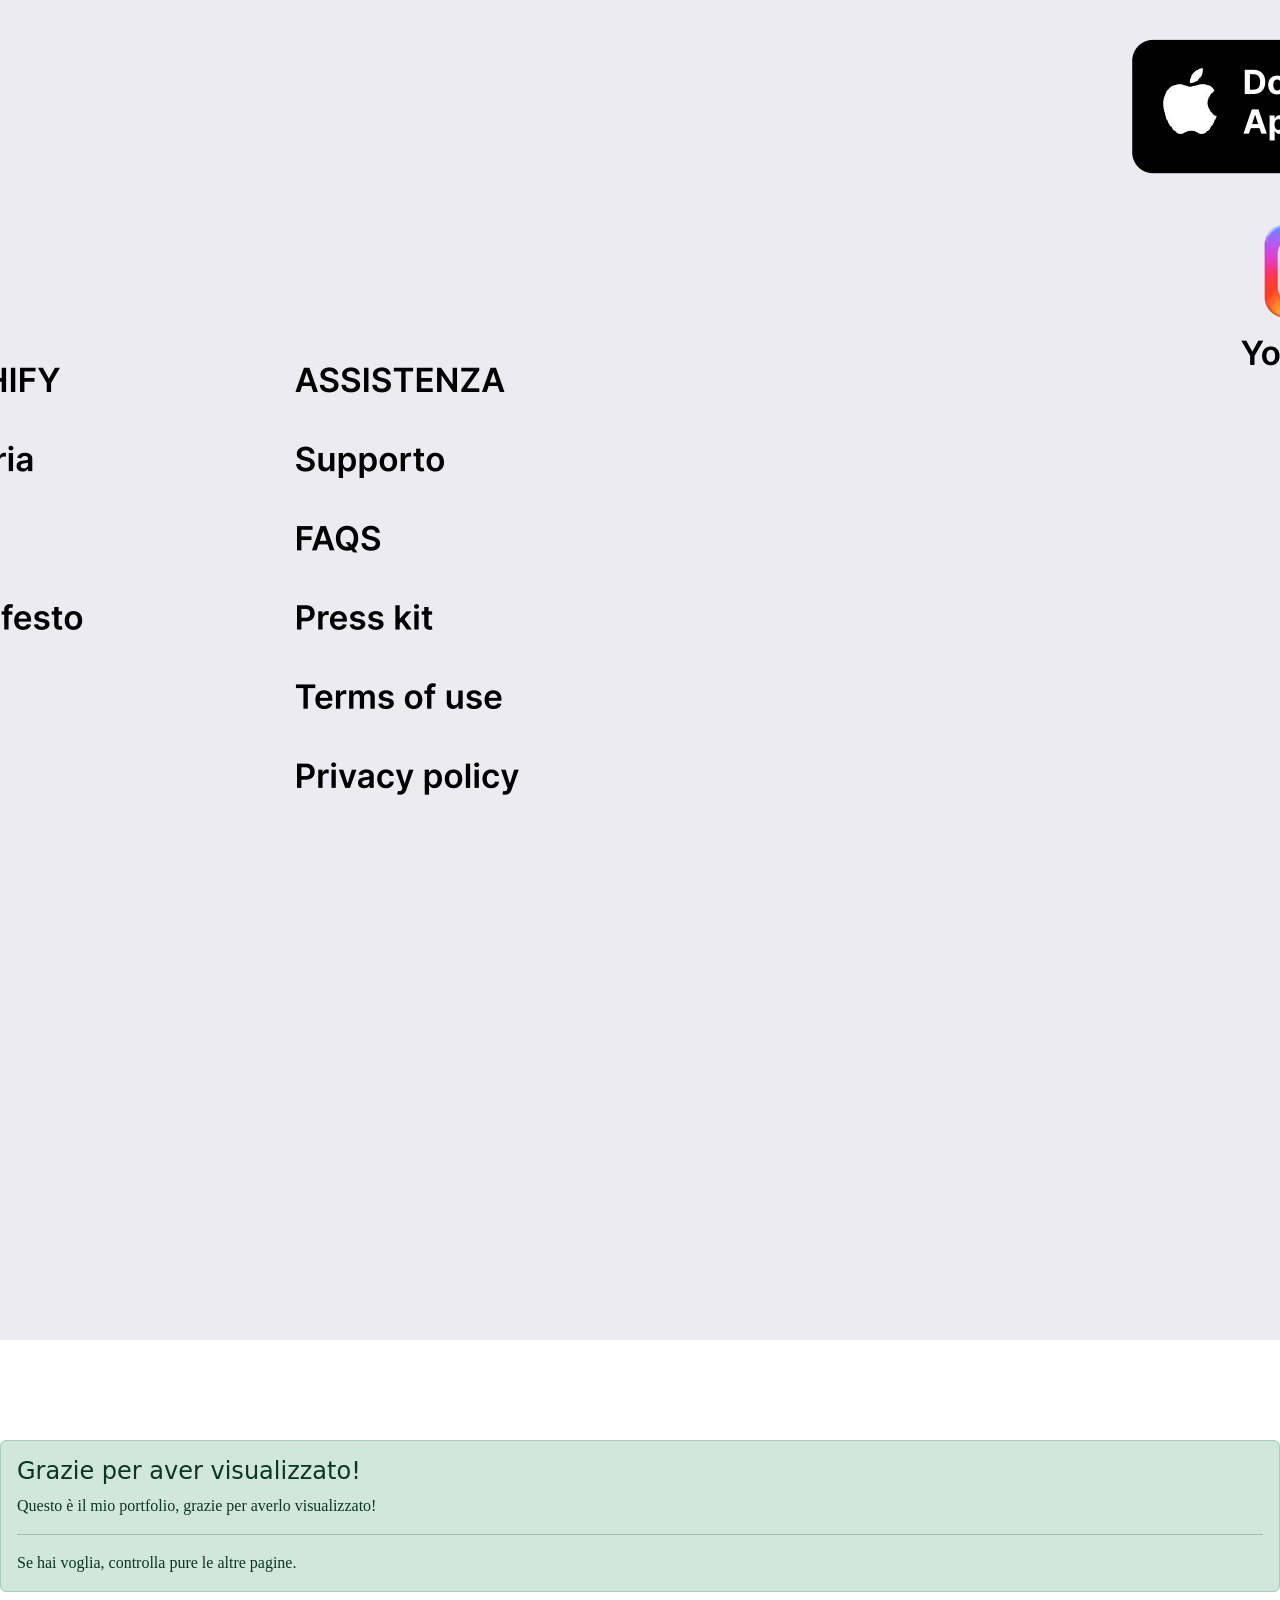
<file: Progetto Buddhify.html>
<!DOCTYPE html>
<html lang="it">
<head>
    <meta charset="UTF-8">
    <meta name="viewport" content="width=device-width, initial-scale=1.0">
    <title>1 Progetto Buddhify </title>

    
 <link rel="icon" type="image/png" href="media/favicon.png">
     <link rel="stylesheet" href="css/progetto.css">
     <link rel="stylesheet" href="css/responsive.css">

     <link href="https://cdn.jsdelivr.net/npm/bootstrap@5.3.8/dist/css/bootstrap.min.css" rel="stylesheet" integrity="sha384-sRIl4kxILFvY47J16cr9ZwB07vP4J8+LH7qKQnuqkuIAvNWLzeN8tE5YBujZqJLB" crossorigin="anonymous">
<script src="https://cdn.jsdelivr.net/npm/@popperjs/core@2.11.8/dist/umd/popper.min.js" integrity="sha384-I7E8VVD/ismYTF4hNIPjVp/Zjvgyol6VFvRkX/vR+Vc4jQkC+hVqc2pM8ODewa9r" crossorigin="anonymous"></script>
<script src="https://cdn.jsdelivr.net/npm/bootstrap@5.3.8/dist/js/bootstrap.min.js" integrity="sha384-G/EV+4j2dNv+tEPo3++6LCgdCROaejBqfUeNjuKAiuXbjrxilcCdDz6ZAVfHWe1Y" crossorigin="anonymous"></script>
<script src="https://cdn.jsdelivr.net/npm/bootstrap@5.0.2/dist/js/bootstrap.bundle.min.js" integrity="sha384-MrcW6ZMFYlzcLA8Nl+NtUVF0sA7MsXsP1UyJoMp4YLEuNSfAP+JcXn/tWtIaxVXM" crossorigin="anonymous"></script>
</head>
<body>



     <header class="header">
    <a href="/" class="logo"> MENU </a>
    <input class="menu-btn" type="checkbox" id="menu-btn">
    <label for="menu-btn" class="menu-icon">
        <span class="navicon"></span>
    </label>
    <ul class="menu">
        <li><a class="herf"  href="index.html">Portfolio</a></li>
        <li><a class="herf"  href="Progetto Buddhify.html">Su di me</a></li>
        <li><a class="herf"  href="Contatti.html">Contatti</a></li>
    </ul>
</div>
</header>

<div class="nav d-flex d-md-flex justify-content-end">
    <button class="bottone">
       <a class="herf" href="https://www.figma.com/proto/gyQ3IwRWcop6wCMYy4tSdF/Wireframe?node-id=326-13&p=f&t=32iIksXPRnuRCTLC-0&scaling=scale-down&content-scaling=fixed&page-id=0%3A1" target="_blank">
        Case study &#8594;
    </a>
     </button>
    </div>
    
<div class="primo">
        <h4 class="text-1"> Progetto User Inteface</h4>
        <p class="project">
            Questo progetto analizza e riprogetta l’esperienza utente del sito di Buddhify, un’app di meditazione progettata per adattarsi a uno stile di vita dinamico
        </p>
</div>


        <div class="container">
    <div class="case-study">
        <h3>Caso Studio</h3>
        <p>
            Buddhify è un’applicazione mobile di meditazione e mindfulness progettata specificamente per integrarsi in uno stile di vita frenetico. Si distingue per la sua "ruota dei colori" interattiva che permette di scegliere sessioni guidate (da 3 a 40 minuti) basate su ciò che si sta facendo, come viaggiare, lavorare o mangiare. 
        </p>
        <p>
            Redesign: Buddhify Web <br>
            Link: Ex Buddhify
        </p>
    </div>
        <div class="container-box">
            <h3>Sito</h3>
            <p>
                Presenta diversi problemi di accessibilità e diverse imprecisioni. Durante la navigazione, così come la scala tipografica che viene spesso ignorata con mancanza di titoli e sottotitoli chiari e i contrasti.
            </p>
        </div>
        <div class="container-box">
            <h3>Redesign</h3>
            <p>
                Il redesign si impegna ad offrire un prodotto organizzato capace di comunicare i valori del brand e facilitare l’accesso al servizio attraverso scelte progettuali semplici e coerenti.
            </p>
        </div>
</div>
   
<div class="progetto">
    <img class="Imagine-progetto" src="media/Buddhify.jpg" alt="Buddhify Progetto">
</div>

<div class="alert alert-success" role="alert">
  <h4 class="alert-heading">Grazie per aver visualizzato!</h4>
  <p>Questo è il mio portfolio, grazie per averlo visualizzato!</p>
  <hr>
  <p class="mb-0">Se hai voglia, controlla pure le altre pagine.</p>
</div>




</body>
</html>
</file>
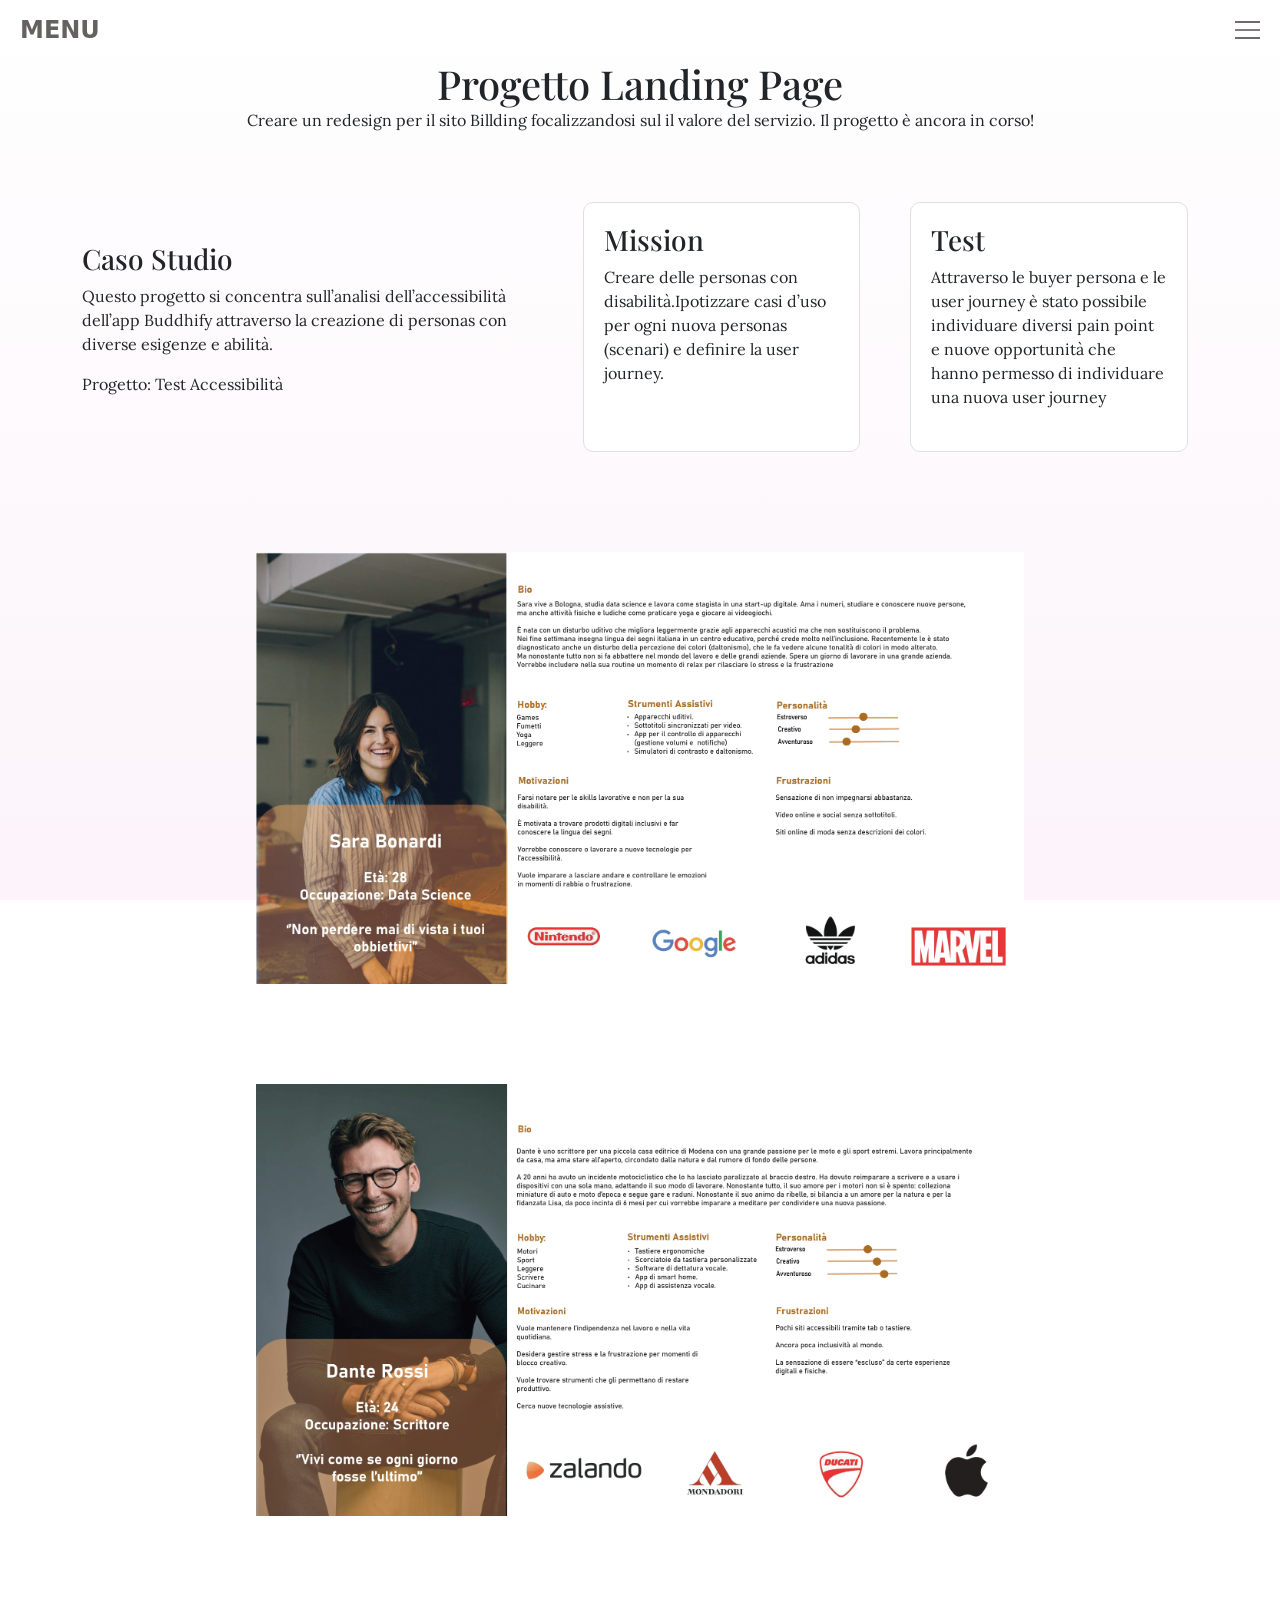
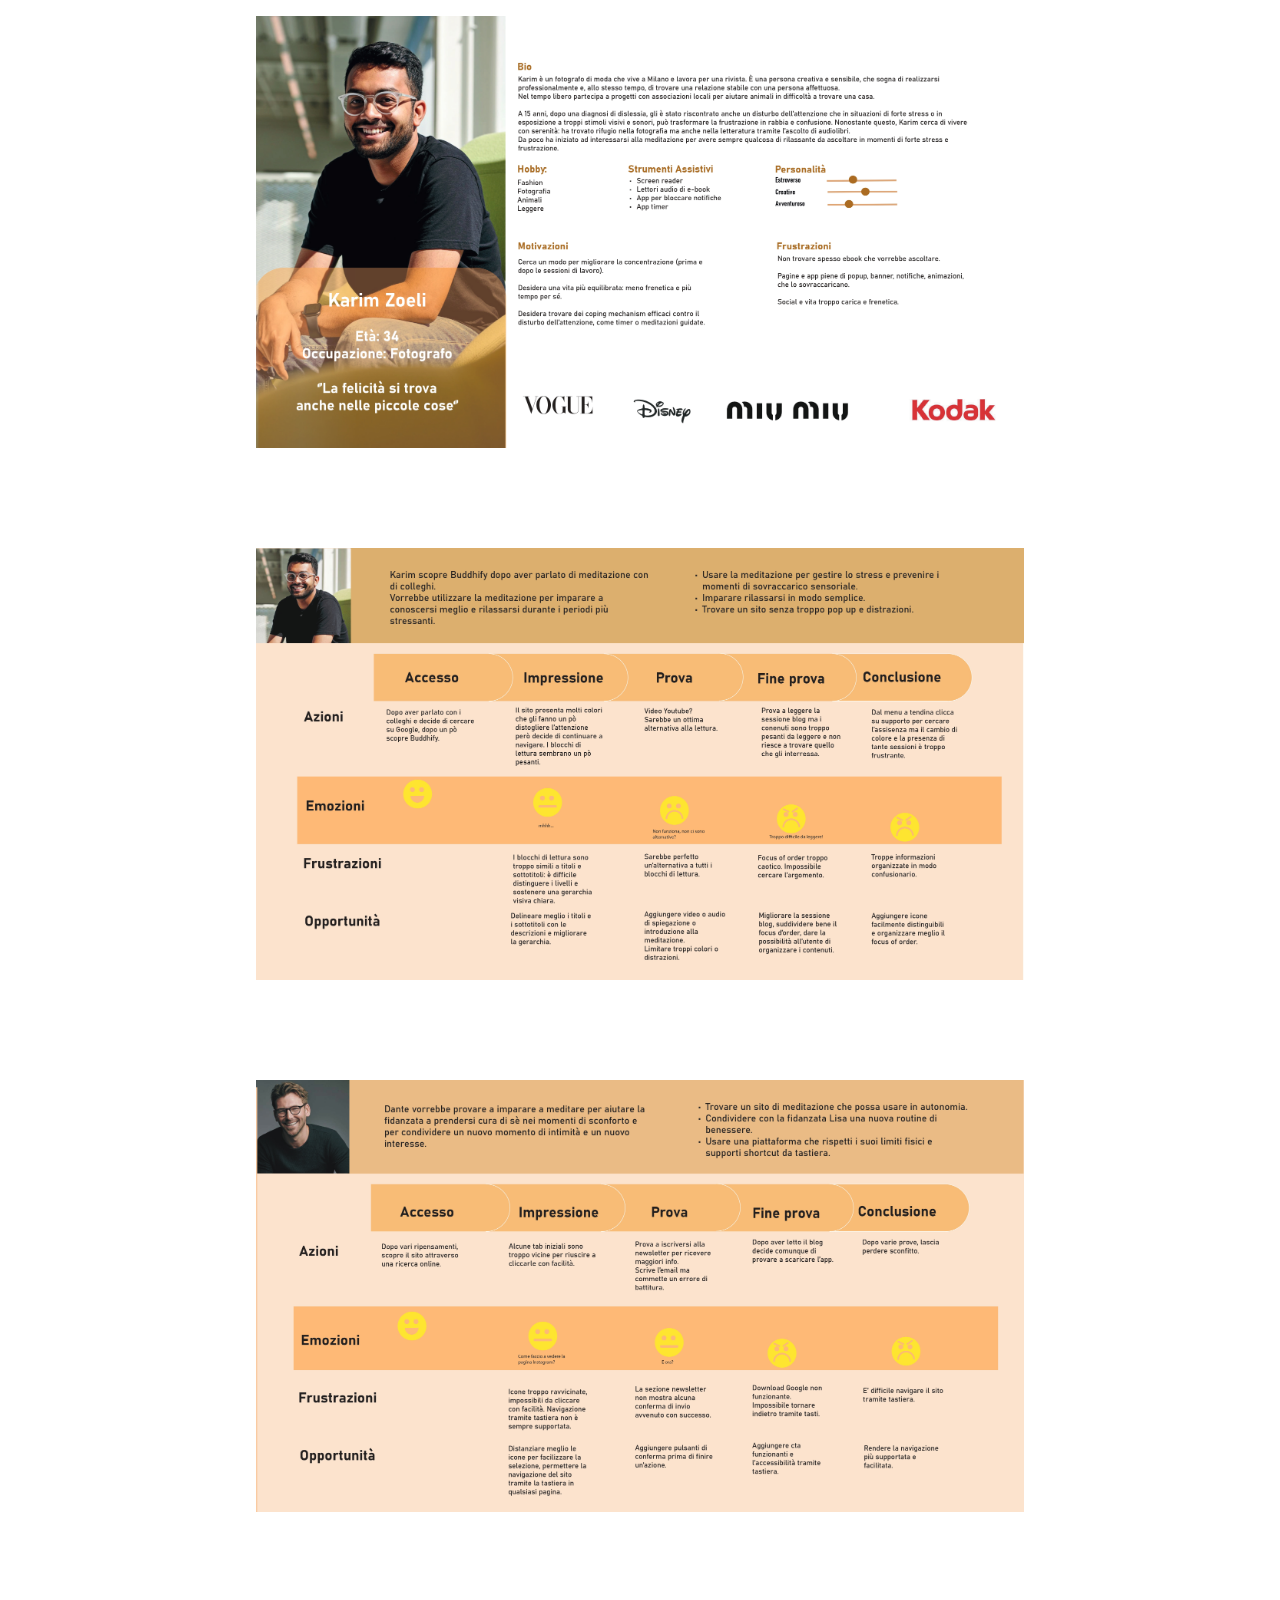
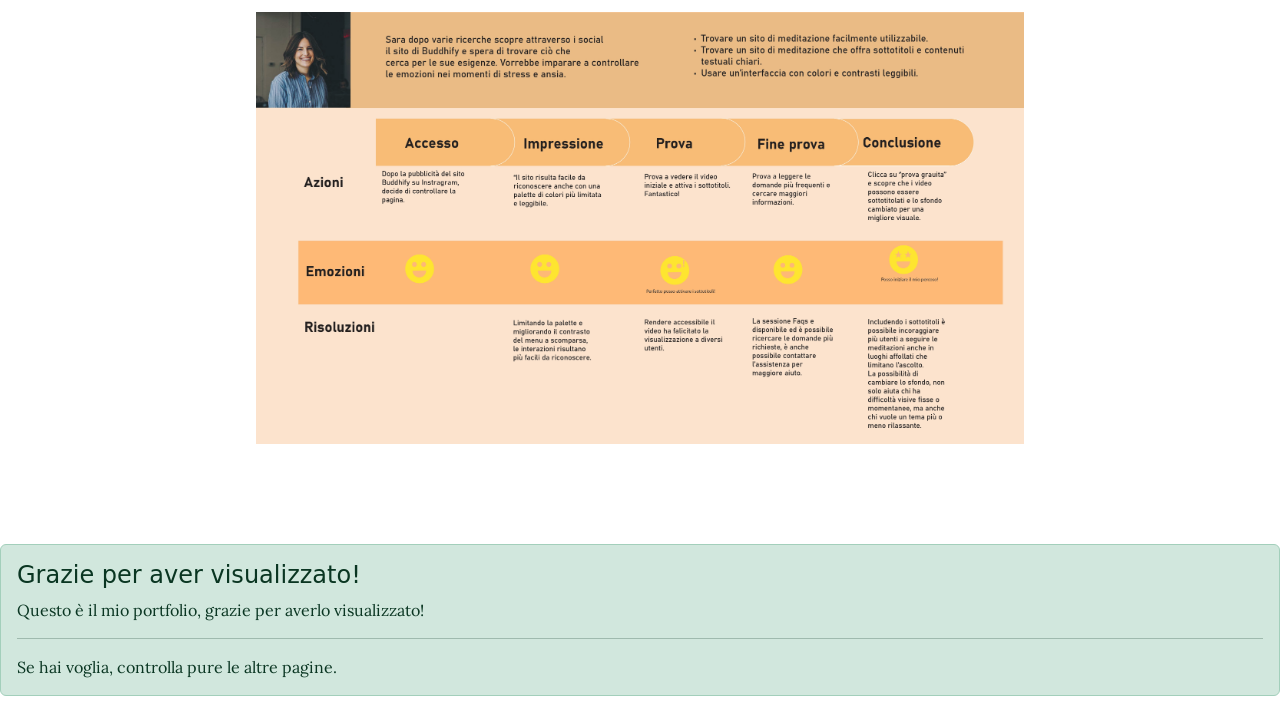
<file: progettoaccess.html>
<!DOCTYPE html>
<html lang="it">
<head>
    <meta charset="UTF-8">
    <meta name="viewport" content="width=device-width, initial-scale=1.0">
    <title> Progetto Accesibilità </title>
<link href="https://cdn.jsdelivr.net/npm/bootstrap@5.3.8/dist/css/bootstrap.min.css" rel="stylesheet" integrity="sha384-sRIl4kxILFvY47J16cr9ZwB07vP4J8+LH7qKQnuqkuIAvNWLzeN8tE5YBujZqJLB" crossorigin="anonymous">
    
 <link rel="icon" type="image/png" href="media/favicon.png">
     <link rel="stylesheet" href="css/progetto.css">
     <link rel="stylesheet" href="css/responsive.css">
     
<link rel="preconnect" href="https://fonts.googleapis.com">
<link rel="preconnect" href="https://fonts.gstatic.com" crossorigin>
<link href="https://fonts.googleapis.com/css2?family=Lora:ital,wght@0,400..700;1,400..700&family=Playfair+Display:ital,wght@0,400..900;1,400..900&display=swap" rel="stylesheet">

<meta property="og:type" content="website">
<meta property="og:title" content="Progetto Accessibilità | Alessia Nicoletti">
<meta property="og:description" content="Progetto di accessibilità di Alessia Nicoletti.">
<meta property="og:image" content="https://alessianicoletti0-jpg.github.io/portfolio/media/ProgettoA1.jpg">
<meta property="og:url" content="https://alessianicoletti0-jpg.github.io/portfolio/progettoaccess.html">


</head>
<body>



     <header class="header">
    <a href="/" class="logo"> MENU </a>
    <input class="menu-btn" type="checkbox" id="menu-btn">
    <label for="menu-btn" class="menu-icon">
        <span class="navicon"></span>
    </label>
    <ul class="menu">
        <li><a class="herf"  href="index.html">Portfolio</a></li>
        <li><a class="herf"  href="cv.html">Su di me</a></li>
        <li><a class="herf"  href="contatti.html">Contatti</a></li>
    </ul>
</header>


    
<div class="primo">
        <h4 class="text-1"> Progetto Landing Page</h4>
        <p class="project">
           Creare un redesign per il sito Billding focalizzandosi sul il valore del servizio. Il progetto è ancora in corso! </p>
</div>


        <div class="container">
    <div class="case-study">
        <h3>Caso Studio</h3>
        <p>
           Questo progetto si concentra sull’analisi dell’accessibilità dell’app Buddhify attraverso la creazione di personas con diverse esigenze e abilità.
        <p>
            Progetto: Test Accessibilità <br>
        </p>
    </div>
        <div class="container-box">
            <h3>Mission</h3>
            <p>
             Creare delle personas con disabilità.Ipotizzare casi d’uso per ogni nuova personas (scenari) e definire la user journey.

            </p>
        </div>
        <div class="container-box">
            <h3> Test </h3>
            <p>
              Attraverso le buyer persona e le user journey è stato possibile individuare diversi pain point e nuove opportunità che hanno permesso di individuare una nuova user journey 
            </p>
        </div>
</div>
   
<div class="progetto">
    <img class="imagine-progetto" src="media/ProgettoA1.jpg" alt="Orizon Progetto">
</div>
<div class="progetto">
<img class="imagine-progetto" src="media/ProgettoA2.jpg" alt="Orizon Progetto">
</div>
<div class="progetto">
    <img class="imagine-progetto" src="media/Progetto.jpg" alt="Orizon Progetto">
</div>
<div class="progetto">
    <img class="imagine-progetto" src="media/ProgettoA3.jpg" alt="Orizon Progetto">
</div>
<div class="progetto">
    <img class="imagine-progetto" src="media/ProgettoA4.jpg" alt="Orizon Progetto">
</div>
<div class="progetto">
    <img class="imagine-progetto" src="media/ProgettoA5.jpg" alt="Orizon Progetto">
</div>


<div class="alert alert-success" role="alert">
  <h4 class="alert-heading">Grazie per aver visualizzato!</h4>
  <p>Questo è il mio portfolio, grazie per averlo visualizzato!</p>
  <hr>
  <p class="mb-0">Se hai voglia, controlla pure le altre pagine.</p>
</div>




</body>
</html>
</file>
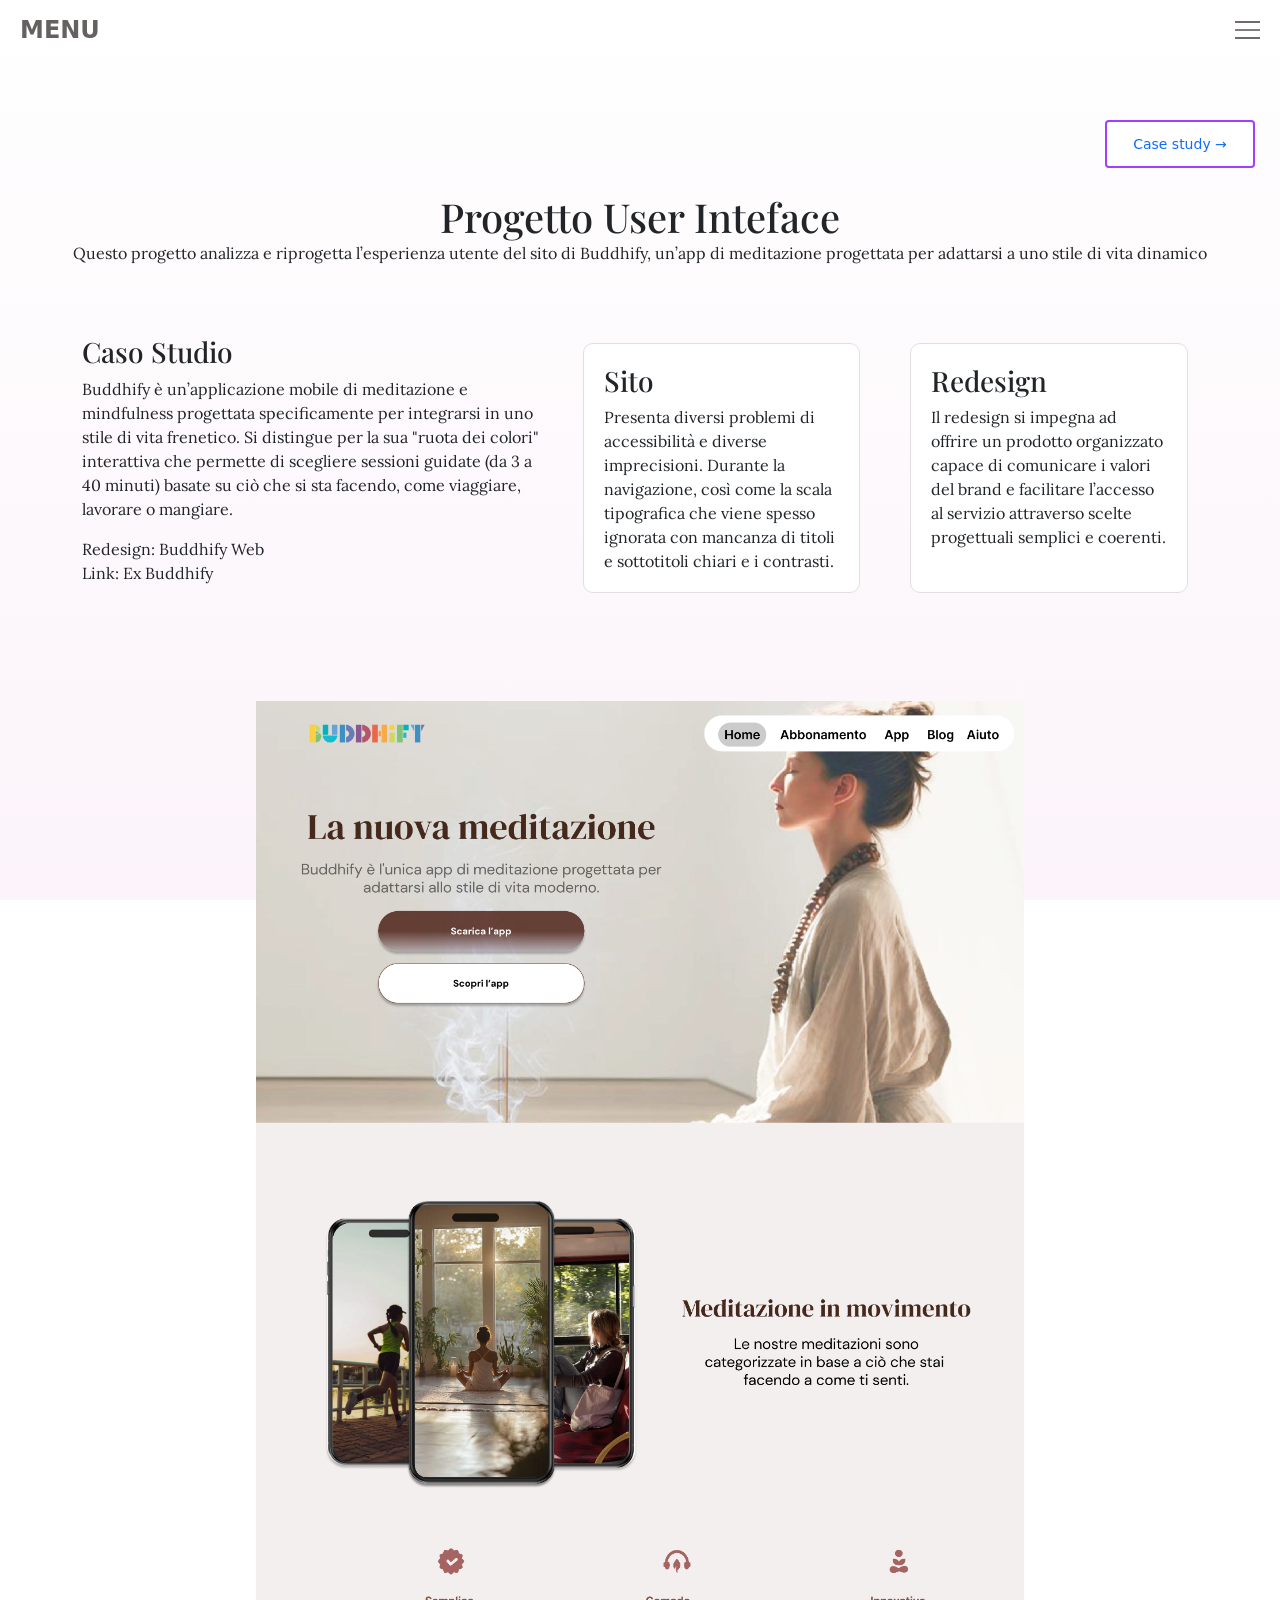
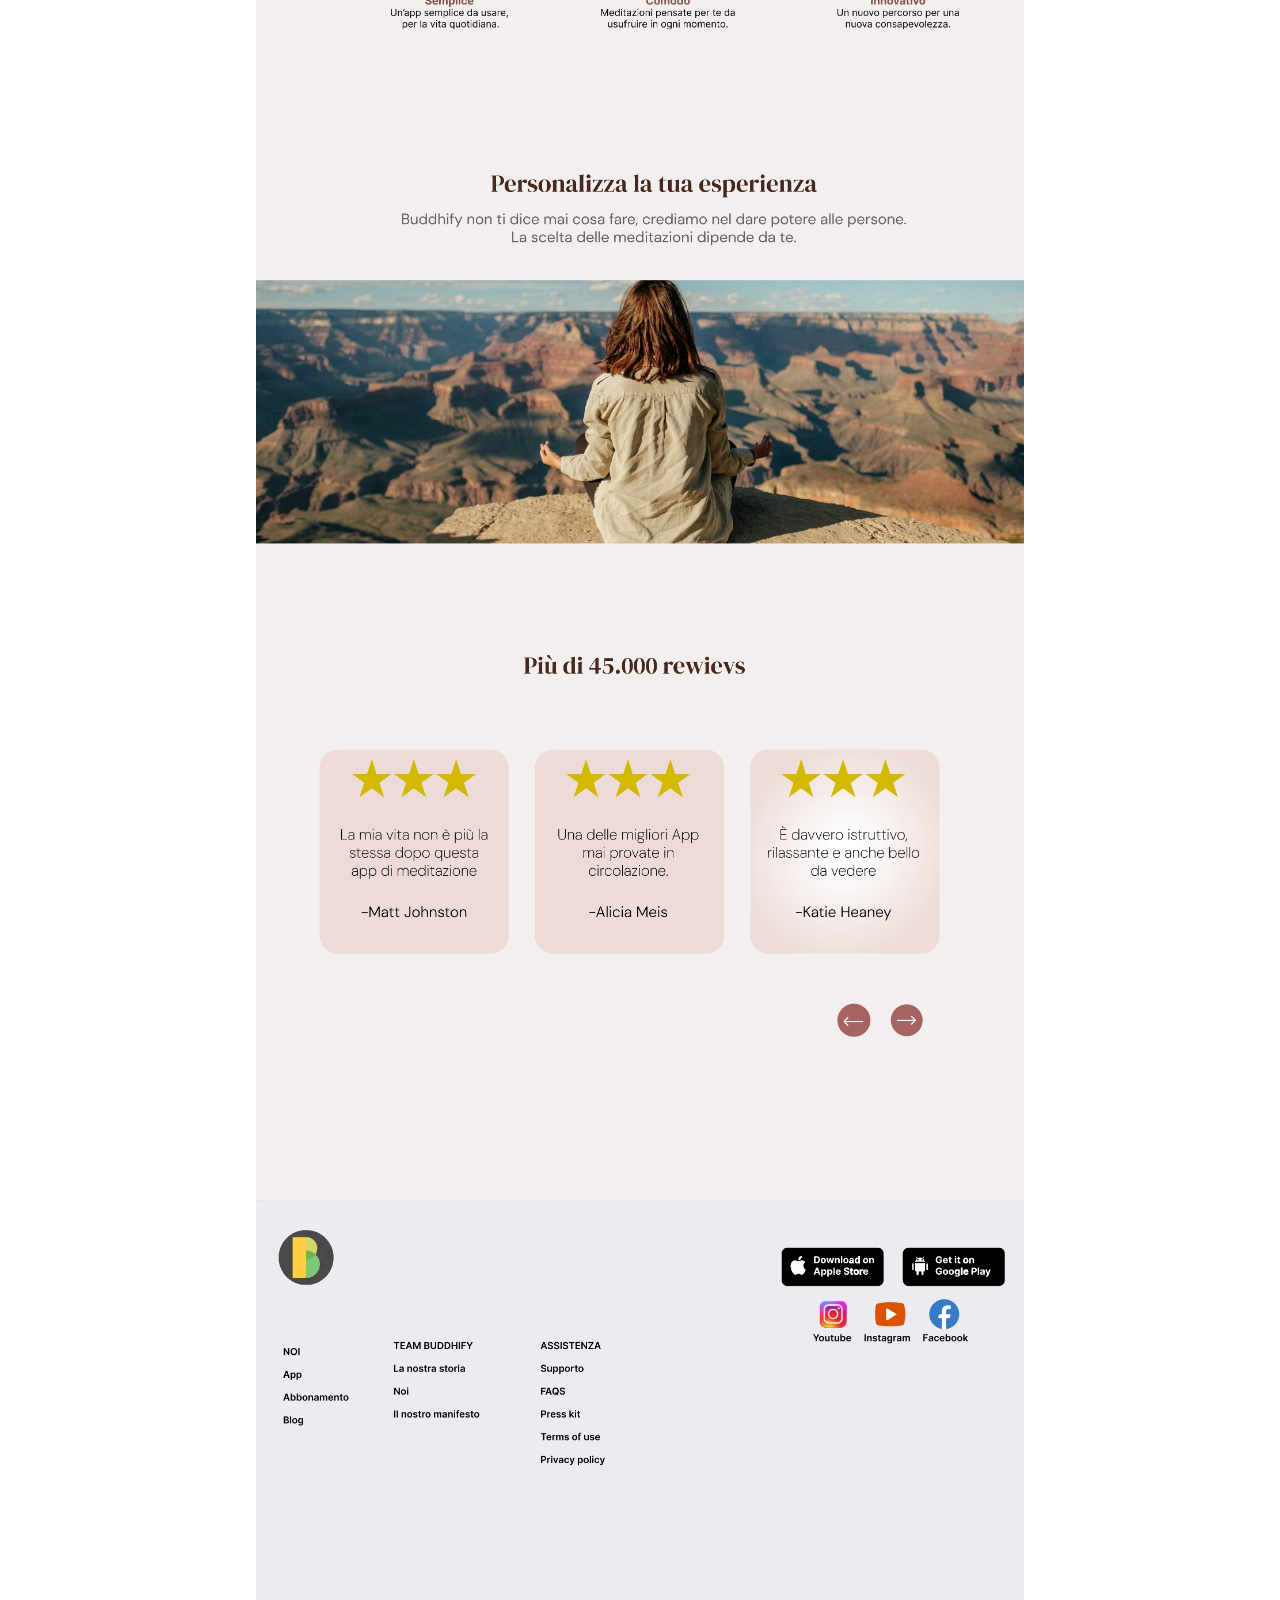
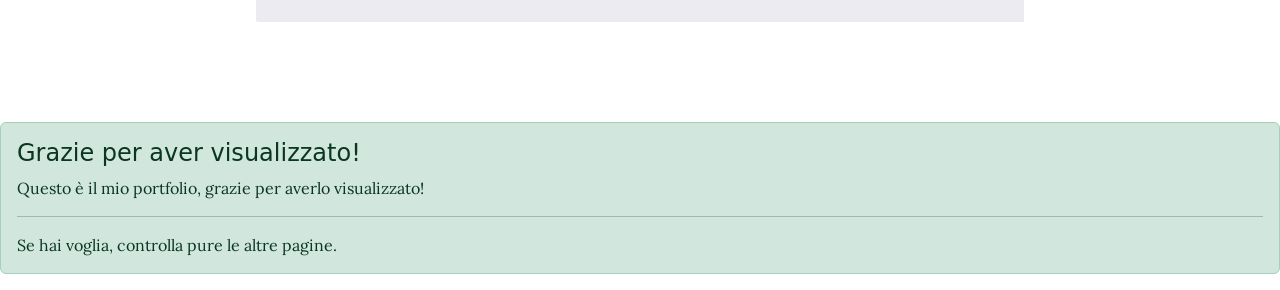
<file: progettobuddhify.html>
<!DOCTYPE html>
<html lang="it">
<head>
    <meta charset="UTF-8">
    <meta name="viewport" content="width=device-width, initial-scale=1.0">
    <title> Progetto Buddhify </title>
<link href="https://cdn.jsdelivr.net/npm/bootstrap@5.3.8/dist/css/bootstrap.min.css" rel="stylesheet" integrity="sha384-sRIl4kxILFvY47J16cr9ZwB07vP4J8+LH7qKQnuqkuIAvNWLzeN8tE5YBujZqJLB" crossorigin="anonymous">
    
 <link rel="icon" type="image/png" href="media/favicon.png">
     <link rel="stylesheet" href="css/progetto.css">
     <link rel="stylesheet" href="css/responsive.css">
     
<link rel="preconnect" href="https://fonts.googleapis.com">
<link rel="preconnect" href="https://fonts.gstatic.com" crossorigin>
<link href="https://fonts.googleapis.com/css2?family=Lora:ital,wght@0,400..700;1,400..700&family=Playfair+Display:ital,wght@0,400..900;1,400..900&display=swap" rel="stylesheet">

<meta property="og:type" content="website">
<meta property="og:title" content="Progetto Redesign | Alessia Nicoletti">
<meta property="og:description" content="Progetto redesign landing page di Alessia Nicoletti.">
<meta property="og:image" content="https://alessianicoletti0-jpg.github.io/portfolio/media/Buddhify.jpg">
<meta property="og:url" content="https://alessianicoletti0-jpg.github.io/portfolio/progettobuddhify.html">
</head>
<body>



     <header class="header">
    <a href="/" class="logo"> MENU </a>
    <input class="menu-btn" type="checkbox" id="menu-btn">
    <label for="menu-btn" class="menu-icon">
        <span class="navicon"></span>
    </label>
    <ul class="menu">
        <li><a class="herf"  href="index.html">Portfolio</a></li>
        <li><a class="herf"  href="cv.html">Su di me</a></li>
        <li><a class="herf"  href="contatti.html">Contatti</a></li>
    </ul>
</header>

<div class="nav d-flex d-md-flex justify-content-end">
    <button class="bottone">
       <a class="herf" href="https://www.figma.com/proto/gyQ3IwRWcop6wCMYy4tSdF/Wireframe?node-id=326-13&p=f&t=32iIksXPRnuRCTLC-0&scaling=scale-down&content-scaling=fixed&page-id=0%3A1" target="_blank">
        Case study &#8594;
    </a>
     </button>
    </div>
    
<div class="primo">
        <h4 class="text-1"> Progetto User Inteface</h4>
        <p class="project">
            Questo progetto analizza e riprogetta l’esperienza utente del sito di Buddhify, un’app di meditazione progettata per adattarsi a uno stile di vita dinamico
        </p>
</div>


        <div class="container">
    <div class="case-study">
        <h3>Caso Studio</h3>
        <p>
            Buddhify è un’applicazione mobile di meditazione e mindfulness progettata specificamente per integrarsi in uno stile di vita frenetico. Si distingue per la sua "ruota dei colori" interattiva che permette di scegliere sessioni guidate (da 3 a 40 minuti) basate su ciò che si sta facendo, come viaggiare, lavorare o mangiare. 
        </p>
        <p>
            Redesign: Buddhify Web <br>
            Link: Ex Buddhify
        </p>
    </div>
        <div class="container-box">
            <h3>Sito</h3>
            <p>
                Presenta diversi problemi di accessibilità e diverse imprecisioni. Durante la navigazione, così come la scala tipografica che viene spesso ignorata con mancanza di titoli e sottotitoli chiari e i contrasti.
            </p>
        </div>
        <div class="container-box">
            <h3>Redesign</h3>
            <p>
                Il redesign si impegna ad offrire un prodotto organizzato capace di comunicare i valori del brand e facilitare l’accesso al servizio attraverso scelte progettuali semplici e coerenti.
            </p>
        </div>
</div>
   
<div class="progetto">
    <img class="imagine-progetto" src="media/Buddhify.jpg" alt="Buddhify Progetto">
</div>

<div class="alert alert-success" role="alert">
  <h4 class="alert-heading">Grazie per aver visualizzato!</h4>
  <p>Questo è il mio portfolio, grazie per averlo visualizzato!</p>
  <hr>
  <p class="mb-0">Se hai voglia, controlla pure le altre pagine.</p>
</div>




</body>
</html>
</file>
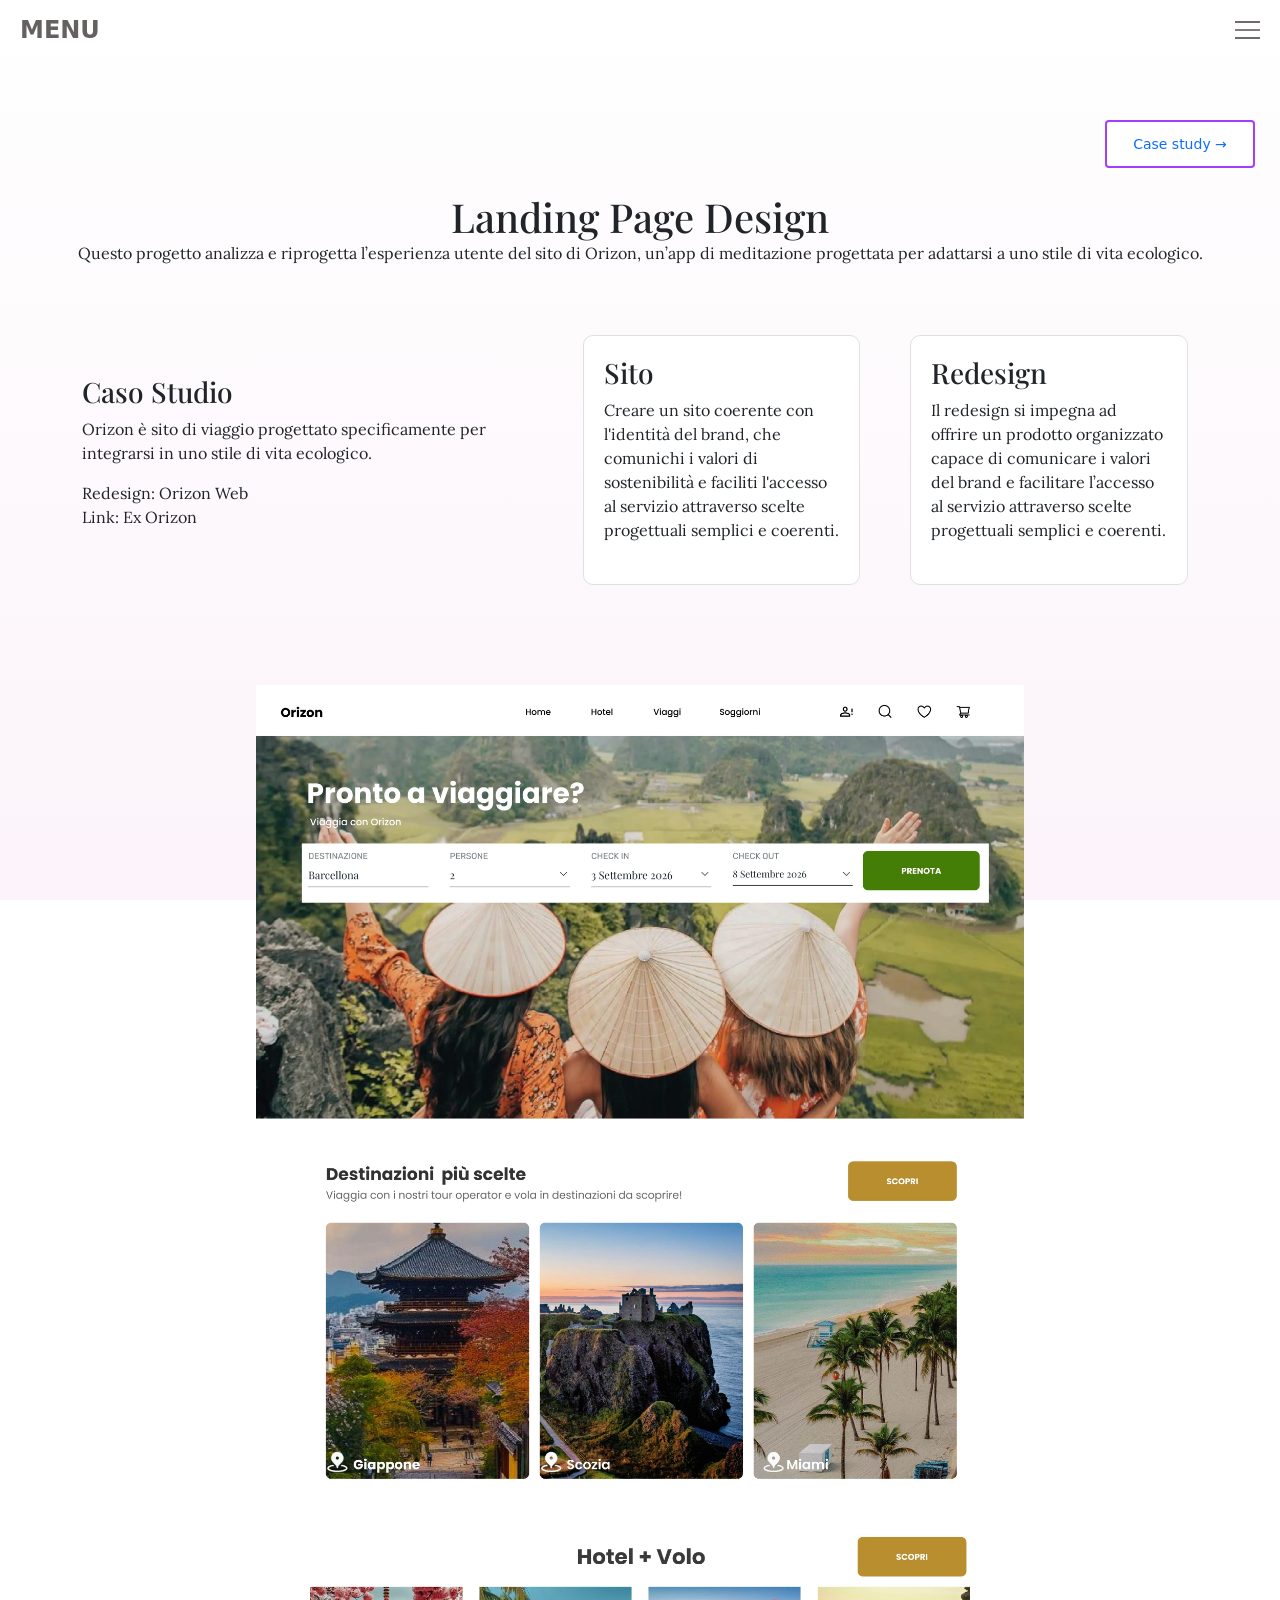
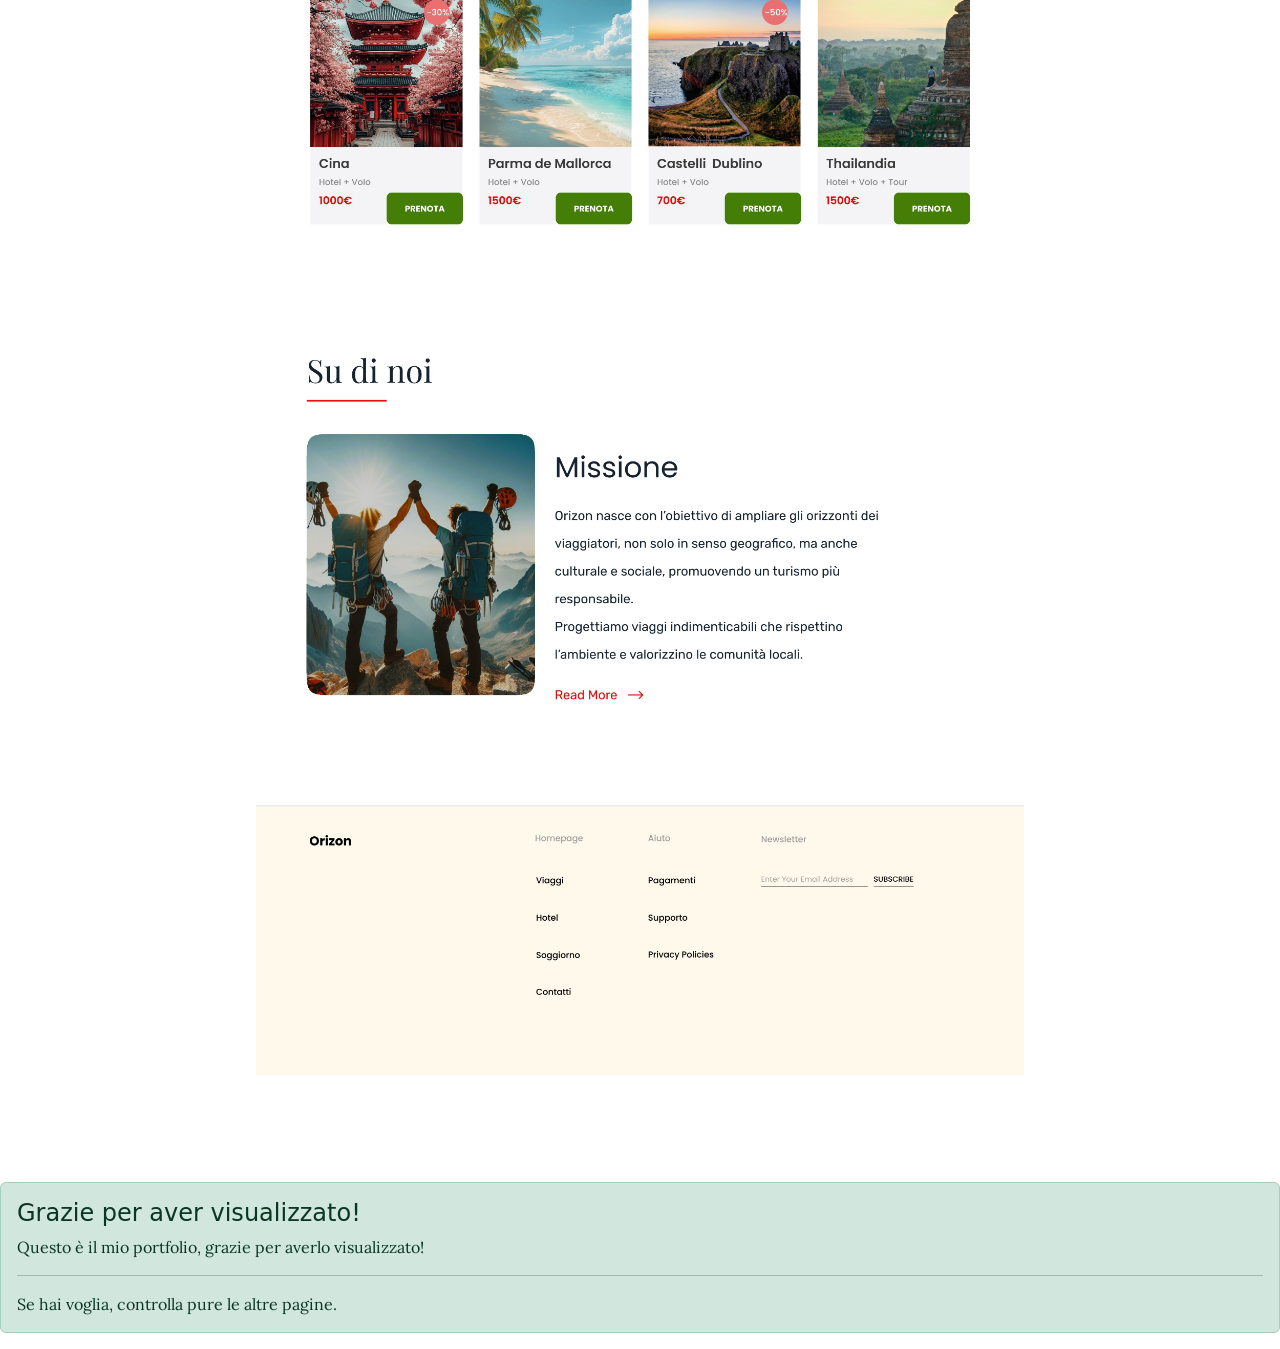
<file: progettoorizon.html>
<!DOCTYPE html>
<html lang="it">
<head>
    <meta charset="UTF-8">
    <meta name="viewport" content="width=device-width, initial-scale=1.0">
    <title> Progetto Orizon Brand </title>
<link href="https://cdn.jsdelivr.net/npm/bootstrap@5.3.8/dist/css/bootstrap.min.css" rel="stylesheet" integrity="sha384-sRIl4kxILFvY47J16cr9ZwB07vP4J8+LH7qKQnuqkuIAvNWLzeN8tE5YBujZqJLB" crossorigin="anonymous">
    
 <link rel="icon" type="image/png" href="media/favicon.png">
     <link rel="stylesheet" href="css/progetto.css">
     <link rel="stylesheet" href="css/responsive.css">
     
<link rel="preconnect" href="https://fonts.googleapis.com">
<link rel="preconnect" href="https://fonts.gstatic.com" crossorigin>
<link href="https://fonts.googleapis.com/css2?family=Lora:ital,wght@0,400..700;1,400..700&family=Playfair+Display:ital,wght@0,400..900;1,400..900&display=swap" rel="stylesheet">

<meta property="og:type" content="website">
<meta property="og:title" content="Progetto Redesign | Alessia Nicoletti">
<meta property="og:description" content="Progetto redesign landing page di Alessia Nicoletti.">
<meta property="og:image" content="https://alessianicoletti0-jpg.github.io/portfolio/media/LandingOrizon.jpg">
<meta property="og:url" content="https://alessianicoletti0-jpg.github.io/portfolio/progettoorizon.html">
</head>
<body>



     <header class="header">
    <a href="/" class="logo"> MENU </a>
    <input class="menu-btn" type="checkbox" id="menu-btn">
    <label for="menu-btn" class="menu-icon">
        <span class="navicon"></span>
    </label>
    <ul class="menu">
        <li><a class="herf"  href="index.html">Portfolio</a></li>
        <li><a class="herf"  href="cv.html">Su di me</a></li>
        <li><a class="herf"  href="contatti.html">Contatti</a></li>
    </ul>
</header>

<div class="nav d-flex d-md-flex justify-content-end">
    <button class="bottone">
       <a class="herf" href="https://www.figma.com/proto/7d237dXjRH2HHOc5wcWVpt/Orizon?node-id=11-139&p=f&t=enF7rPV0B6vI7Kox-0&scaling=min-zoom&content-scaling=fixed&page-id=0%3A1" target="_blank">
        Case study &#8594;
    </a>
     </button>
    </div>
    
<div class="primo">
        <h4 class="text-1"> Landing Page Design </h4>
        <p class="project">
            Questo progetto analizza e riprogetta l’esperienza utente del sito di Orizon, un’app di meditazione progettata per adattarsi a uno stile di vita ecologico.</p>
</div>


        <div class="container">
    <div class="case-study">
        <h3>Caso Studio</h3>
        <p>
            Orizon è sito di viaggio progettato specificamente per integrarsi in uno stile di vita ecologico.         </p>
        <p>
            Redesign: Orizon Web <br>
            Link: Ex Orizon
        </p>
    </div>
        <div class="container-box">
            <h3>Sito</h3>
            <p>
               Creare un sito coerente con l'identità del brand, che comunichi i valori di sostenibilità e faciliti l'accesso al servizio attraverso scelte progettuali semplici e coerenti.
            </p>
        </div>
        <div class="container-box">
            <h3>Redesign</h3>
            <p>
                Il redesign si impegna ad offrire un prodotto organizzato capace di comunicare i valori del brand e facilitare l’accesso al servizio attraverso scelte progettuali semplici e coerenti.
            </p>
        </div>
</div>
   
<div class="progetto">
    <img class="imagine-progetto" src="media/LandingOrizon.jpg" alt="Orizon Progetto">
</div>

<div class="alert alert-success" role="alert">
  <h4 class="alert-heading">Grazie per aver visualizzato!</h4>
  <p>Questo è il mio portfolio, grazie per averlo visualizzato!</p>
  <hr>
  <p class="mb-0">Se hai voglia, controlla pure le altre pagine.</p>
</div>




</body>
</html>
</file>
<file: css/cv.css>
body {
  background-image: linear-gradient(rgba(255, 255, 255, 0.5), rgba(248, 232, 244, 0.5));
  background-attachment: fixed;
  background-size: cover;
  background-position: center;
}

:root {
  --primary-color: #556070;
  --accent-color: #A53DFF;
  --bg-menu: #ecdceb;
  --bg-white: #ffffff;
  --text-muted: rgb(108, 107, 107);
  --transition: 0.2s ease-out;
  --border-color: #e0e0e0;
}

.menu-btn {
  display: none;
}

.header .menu-icon {
  cursor: pointer;
  padding: 20px;
  position: relative;
  user-select: none;
}
.header .menu-icon .navicon {
  background: rgb(130, 126, 126);
  display: block;
  height: 2px;
  position: relative;
  transition: background var(--transition);
  width: 25px;
}
.header .menu-icon .navicon::before, .header .menu-icon .navicon::after {
  background: rgb(112, 106, 106);
  content: "";
  display: block;
  height: 100%;
  position: absolute;
  transition: all var(--transition);
  width: 100%;
}
.header .menu-icon .navicon::before {
  top: 8px;
}
.header .menu-icon .navicon::after {
  top: -8px;
}
.header .menu {
  position: absolute;
  top: 60px;
  left: 0;
  width: 100%;
  background: var(--bg-menu);
  margin: 0;
  padding: 0;
  list-style: none;
  overflow: hidden;
  max-height: 0;
  transition: max-height 0.3s ease-out;
}
.header .menu li a {
  display: block;
  padding: 20px;
  color: var(--text-muted);
  text-decoration: none;
  border-bottom: 1px solid #eeeaee;
}

.menu-btn:checked ~ .menu-icon .navicon {
  background: transparent;
}
.menu-btn:checked ~ .menu-icon .navicon::before {
  transform: rotate(-45deg);
  top: 0;
}
.menu-btn:checked ~ .menu-icon .navicon::after {
  transform: rotate(45deg);
  top: 0;
}
.menu-btn:checked ~ .menu {
  max-height: 240px;
}

.header {
  width: 100%;
  height: 60px;
  display: flex;
  justify-content: space-between;
  align-items: center;
  position: relative;
}

.logo {
  color: rgb(102, 97, 97);
  text-decoration: none;
  font-size: 24px;
  padding-left: 20px;
  font-weight: bold;
}

.header .menu-icon {
  cursor: pointer;
  padding: 20px;
  position: relative;
  user-select: none;
}

.title {
  font-size: 40px;
  color: var(--primary-color);
  margin: 5%;
  font-family: "Playfair Display", serif;
  text-align: center;
}

.text-1 {
  font-size: 18px;
  color: var(--text-muted);
  margin-top: 20px;
  margin-bottom: 20px;
  font-family: "Lora", serif;
}

.profile-img {
  width: 300px;
  height: 350px;
  border-radius: 25%;
  margin-left: 200px;
  margin-top: 100px;
}

.picture {
  display: flex;
  flex-direction: row;
  gap: 20px;
  align-items: center;
  justify-content: space-between;
}

.profile-info {
  flex: 1;
  text-align: center;
}

.experience {
  display: flex;
  justify-content: center;
  align-items: center;
}

.experience-title {
  display: flex;
  justify-content: center;
  align-items: center;
  width: 100%;
  margin-top: 100px;
  font-family: "Lora", serif;
}

.portfolio-layout {
  display: flex;
  flex-direction: row;
  justify-content: right;
  flex-direction: row-reverse;
}

.sidebar {
  width: 300px;
  background-color: #28878b;
  color: #ffffff;
  padding: 40px 30px;
  display: flex;
  flex-direction: column;
  gap: 40px;
  margin-left: 100px;
}

.main-content {
  flex: 1;
  display: flex;
  align-items: center;
}

.profile-card {
  display: flex;
  flex-direction: row;
  gap: 40px;
  align-items: center;
  max-width: 900px;
}

.profile-img {
  width: 350px;
  height: 350px;
  object-fit: cover;
  border-radius: 40px;
}

.alert-success {
  margin-top: 100px;
}

.progress {
  height: 20px;
  margin: 10px;
}

@media (max-width: 650px) {
  .profile-img {
    display: flex;
    justify-content: center;
    flex-direction: column;
    height: auto;
    width: 100px;
    border-radius: 10%;
    margin: 0%;
  }
  .picture {
    display: flex;
    flex-direction: column;
    gap: 20px;
    align-items: center;
    justify-content: center;
    width: 90%;
  }
  .title {
    font-size: 28px;
  }
  .text-1 {
    font-size: 16px;
    text-align: center;
  }
  .text-3 {
    font-size: 20px;
    text-align: center;
    color: #313335;
  }
  .profile-info {
    width: 90%;
    display: flex;
    flex-direction: column;
    justify-content: center;
    text-align: center;
    margin-top: 20px;
    margin-bottom: 20px;
  }
  .text-p {
    text-align: center;
  }
  .text-2 {
    font-size: 14px;
    justify-content: center;
  }
  .experience {
    display: flex;
    flex-direction: column;
    align-items: center;
    justify-content: center;
    width: 300px;
  }
  .experience-title {
    display: flex;
    flex-direction: column;
    align-items: center;
    justify-content: center;
    width: 90%;
    margin-top: 50px;
    font-family: "Lora", serif;
  }
  .portfolio-layout {
    display: flex;
    flex-direction: column;
    justify-content: center;
    width: 70%;
    margin-top: 50px;
  }
  .sidebar {
    margin: 0%;
    display: flex;
    justify-content: center;
    align-items: center;
  }
  .progress {
    margin: 20px;
  }
  .header {
    position: sticky;
    top: 0;
    left: 0;
    z-index: 999;
  }
  .header .menu {
    position: absolute;
    top: 60px;
    left: 0;
    width: 100%;
  }
}
</file>
<file: css/responsive.css>
@media (max-width: 768px) {
  /* Query contatti */
  .header {
    position: sticky;
    top: 0;
    left: 0;
    z-index: 999;
  }
  .header .menu {
    position: absolute;
    top: 60px;
    left: 0;
    width: 100%;
  }
  .submit-btn {
    width: 200px;
    height: 50px;
  }
  .input-field {
    width: 200px;
  }
  .info-contatti {
    width: 80vw;
    height: auto;
    padding: 20px;
    margin-top: 10px;
    margin-left: 0px;
    margin-right: 0px;
  }
  /* Query CV */
  .profile-img {
    display: flex;
    justify-content: center;
    flex-direction: column;
    height: auto;
    width: 100px;
    border-radius: 10%;
    margin: 0%;
  }
  .picture {
    display: flex;
    flex-direction: column;
    gap: 20px;
    align-items: center;
    justify-content: center;
    width: 90%;
  }
  .title {
    font-size: 28px;
  }
  .text-1 {
    font-size: 16px;
    text-align: center;
  }
  .text-3 {
    font-size: 20px;
    text-align: center;
    color: #313335;
  }
  .profile-info {
    width: 90%;
    display: flex;
    flex-direction: column;
    justify-content: center;
    text-align: center;
    margin-top: 20px;
    margin-bottom: 20px;
  }
  .text-p {
    text-align: center;
  }
  .text-2 {
    font-size: 14px;
    justify-content: center;
  }
  .experience {
    display: flex;
    flex-direction: column;
    align-items: center;
    justify-content: center;
    width: 300px;
  }
  .experience-title {
    display: flex;
    flex-direction: column;
    align-items: center;
    justify-content: center;
    width: 90%;
    margin-top: 50px;
    font-family: "Lora", serif;
  }
  .portfolio-layout {
    display: flex;
    flex-direction: column;
    justify-content: center;
    width: 70%;
    margin-top: 50px;
  }
  .sidebar {
    margin: 0%;
    display: flex;
    justify-content: center;
    align-items: center;
  }
  /* Query Portfolio */
  .progress {
    margin: 20px;
  }
  .header {
    position: sticky;
    top: 0;
    left: 0;
    z-index: 999;
  }
  .header .menu {
    position: absolute;
    top: 60px;
    left: 0;
    width: 100%;
  }
  .container-1 {
    flex-direction: column;
    align-items: center;
    height: auto;
    padding: 0 20px 30px;
    justify-content: center;
  }
  .left {
    width: 100%;
    max-width: 80%;
    margin: 10px 0 0 0;
    text-align: center;
  }
  .right {
    display: flex;
    flex-direction: column;
    align-items: center;
    grid-template-columns: 1fr 1fr;
    grid-template-rows: auto;
    gap: 12px;
    margin-left: 0;
    margin-top: 20px;
    width: 100%;
    max-width: 500px;
  }
  .imagine-progetto {
    width: 100%;
  }
  .container {
    display: flex;
    flex-direction: column;
  }
  .case-study {
    display: flex;
    flex-direction: column;
    align-items: center;
    justify-content: center;
    margin-top: 20px;
    width: 90%;
  }
  .box-1, .box-2, .box-3, .box-4 {
    width: 90%;
    height: auto;
    padding: 20px 14px;
    position: static;
    bottom: unset;
    justify-content: center;
    align-items: center;
  }
  .about {
    display: flex;
    flex-direction: column;
    align-items: center;
    margin-left: 0;
    margin-right: 0;
    gap: 30px;
    padding: 0 20px;
  }
  .about-me,
  .about-me1 {
    width: 90%;
    max-width: 360px;
    height: auto;
    aspect-ratio: 1/1;
    left: 0;
    top: 0;
    margin: 0 auto;
  }
  .info-about {
    width: 100%;
    margin: 0 auto;
    text-align: center;
  }
  .text-2 {
    justify-content: center;
    align-items: center;
    text-align: center;
    font-size: 22px;
    margin-top: 20px;
  }
  p {
    font-size: 15px;
  }
  .portfolio {
    padding: 40px 0;
  }
  .portfolio-grid {
    grid-template-columns: 1fr;
    padding: 0 16px;
    row-gap: 16px;
  }
  .section-title {
    font-size: 28px;
  }
  .project-card {
    padding: 20px;
  }
  .project-img,
  .project-img3 {
    height: 200px;
  }
  .project-info {
    padding: 10px 0;
  }
  .project-info h3 {
    font-size: 1rem;
  }
  .header {
    position: sticky;
    top: 0;
    left: 0;
    z-index: 999;
  }
  .header .menu {
    position: absolute;
    top: 60px;
    left: 0;
    width: 100%;
  }
  .btn {
    width: 100%;
    max-width: 200px;
    margin: 20px auto 0 auto;
    margin-bottom: 40px;
    text-align: center;
  }
  .bottone {
    display: flex;
    justify-content: center;
    align-items: center;
    margin-top: 20px;
    width: 100%;
  }
  .fine {
    width: 80%;
    justify-content: center;
    align-items: center;
  }
  .box {
    display: flex;
    justify-content: center;
  }
}
@media (max-width: 650px) {
  .profile {
    flex-direction: column;
    align-items: center;
    height: auto;
    padding: 20px;
  }
  .profile-img {
    margin-left: 0;
    margin-top: 20px;
    width: 200px;
    height: 230px;
  }
  .left {
    margin-top: 0;
  }
  .right {
    grid-template-columns: 1fr 1fr;
    gap: 10px;
    max-width: 100%;
  }
  .box,
  .box-1,
  .box-2,
  .box-3,
  .box-4 {
    padding: 16px 10px;
  }
  .about {
    padding: 0 16px;
    gap: 24px;
  }
  .about-me,
  .about-me1 {
    width: 100%;
    max-width: 300px;
  }
  .info-about {
    width: 100%;
    margin: 0 auto;
  }
  .text-2 {
    font-size: 20px;
  }
  .text-3 {
    font-size: 32px;
  }
  p {
    font-size: 17px;
  }
  .portfolio-grid {
    gap: 14px;
    padding: 0 12px;
  }
  .project-img,
  .project-img3 {
    height: 170px;
  }
  .project-info h3 {
    font-size: 0.95rem;
  }
  .info-contatti {
    display: flex;
    flex-direction: column;
    align-items: center;
    justify-content: center;
  }
  .input-field {
    width: 100%;
    max-width: 400px;
    padding: 10px;
    margin-bottom: 20px;
    border: 1px solid var(--text-muted);
    border-radius: 5px;
  }
  .submit-btn {
    width: 200PX;
  }
  .header {
    position: sticky;
    top: 0;
    left: 0;
    z-index: 999;
  }
  .header .menu {
    position: absolute;
    top: 60px;
    left: 0;
    width: 100%;
  }
}
</file>
<file: css/progetto.css>
:root {
  --primary-color: #556070;
  --accent-color: #A53DFF;
  --bg-menu: #ecdceb;
  --bg-white: #ffffff;
  --text-muted: rgb(108, 107, 107);
  --transition: 0.2s ease-out;
  --border-color: #e0e0e0;
}

body {
  background-image: linear-gradient(rgba(255, 255, 255, 0.5), rgba(248, 232, 244, 0.5));
  background-repeat: no-repeat;
  background-attachment: fixed;
  background-size: cover;
  background-position: center;
}

.menu-btn {
  display: none;
}

.header .menu-icon {
  cursor: pointer;
  padding: 20px;
  position: relative;
  user-select: none;
}
.header .menu-icon .navicon {
  background: rgb(130, 126, 126);
  display: block;
  height: 2px;
  position: relative;
  transition: background var(--transition);
  width: 25px;
}
.header .menu-icon .navicon::before, .header .menu-icon .navicon::after {
  background: rgb(112, 106, 106);
  content: "";
  display: block;
  height: 100%;
  position: absolute;
  transition: all var(--transition);
  width: 100%;
}
.header .menu-icon .navicon::before {
  top: 8px;
}
.header .menu-icon .navicon::after {
  top: -8px;
}
.header .menu {
  position: absolute;
  top: 60px;
  left: 0;
  width: 100%;
  background: var(--bg-menu);
  margin: 0;
  padding: 0;
  list-style: none;
  overflow: hidden;
  max-height: 0;
  transition: max-height 0.3s ease-out;
}
.header .menu li a {
  display: block;
  padding: 20px;
  color: var(--text-muted);
  text-decoration: none;
  border-bottom: 1px solid #eeeaee;
}

.menu-btn:checked ~ .menu-icon .navicon {
  background: transparent;
}
.menu-btn:checked ~ .menu-icon .navicon::before {
  transform: rotate(-45deg);
  top: 0;
}
.menu-btn:checked ~ .menu-icon .navicon::after {
  transform: rotate(45deg);
  top: 0;
}
.menu-btn:checked ~ .menu {
  max-height: 240px;
}

.header {
  width: 100%;
  height: 60px;
  display: flex;
  justify-content: space-between;
  align-items: center;
  position: relative;
}

.logo {
  color: rgb(102, 97, 97);
  text-decoration: none;
  font-size: 24px;
  padding-left: 20px;
  font-weight: bold;
}

h3 {
  font-family: "Playfair Display", serif;
}

p {
  font-family: "Lora", serif;
}

.text-1 {
  display: flex;
  justify-content: center;
  align-items: center;
  text-align: center;
  width: 100%;
  font-size: 40px;
  margin: 0%;
  font-family: "Playfair Display", serif;
}

.project {
  display: flex;
  justify-content: center;
  align-items: center;
}

.nav {
  display: flex;
  justify-content: end;
  gap: 30px;
  margin-top: 20px;
}

.bottone {
  width: 150px;
  height: 48px;
  background: var(--bg-white);
  color: var(--accent-color);
  margin-bottom: 25px;
  margin-left: 60px;
  margin-right: 25px;
  border: 2px solid var(--accent-color);
  margin-top: 40px;
  cursor: pointer;
  font-size: 14px;
  border-radius: 4px;
  text-decoration: none;
  transition: background-color var(--transition), color var(--transition);
}
.bottone:hover {
  background-color: var(--accent-color);
  color: var(--bg-white);
  text-decoration: none;
  cursor: pointer;
}

.herf {
  text-decoration: none;
}

.container {
  margin-top: 70px;
  display: flex;
  justify-content: space-between;
  align-items: center;
  gap: 30px;
}

.case-study {
  width: 700px;
}

.site-column {
  display: flex;
  gap: 20px;
}

.container-box {
  background-color: var(--bg-white);
  padding: 20px;
  width: 400px;
  margin-left: 10px;
  margin-right: 10px;
  border-radius: 10px;
  border: 1px solid var(--border-color);
  height: 250px;
}

.progetto {
  display: flex;
  justify-content: center;
}

.imagine-progetto1 {
  width: 60%;
  height: auto;
  margin-top: 0%;
}

.imagine-progetto {
  margin-top: 100px;
  width: 60%;
  height: auto;
}

.alert-success {
  margin-top: 100px;
}
</file>
